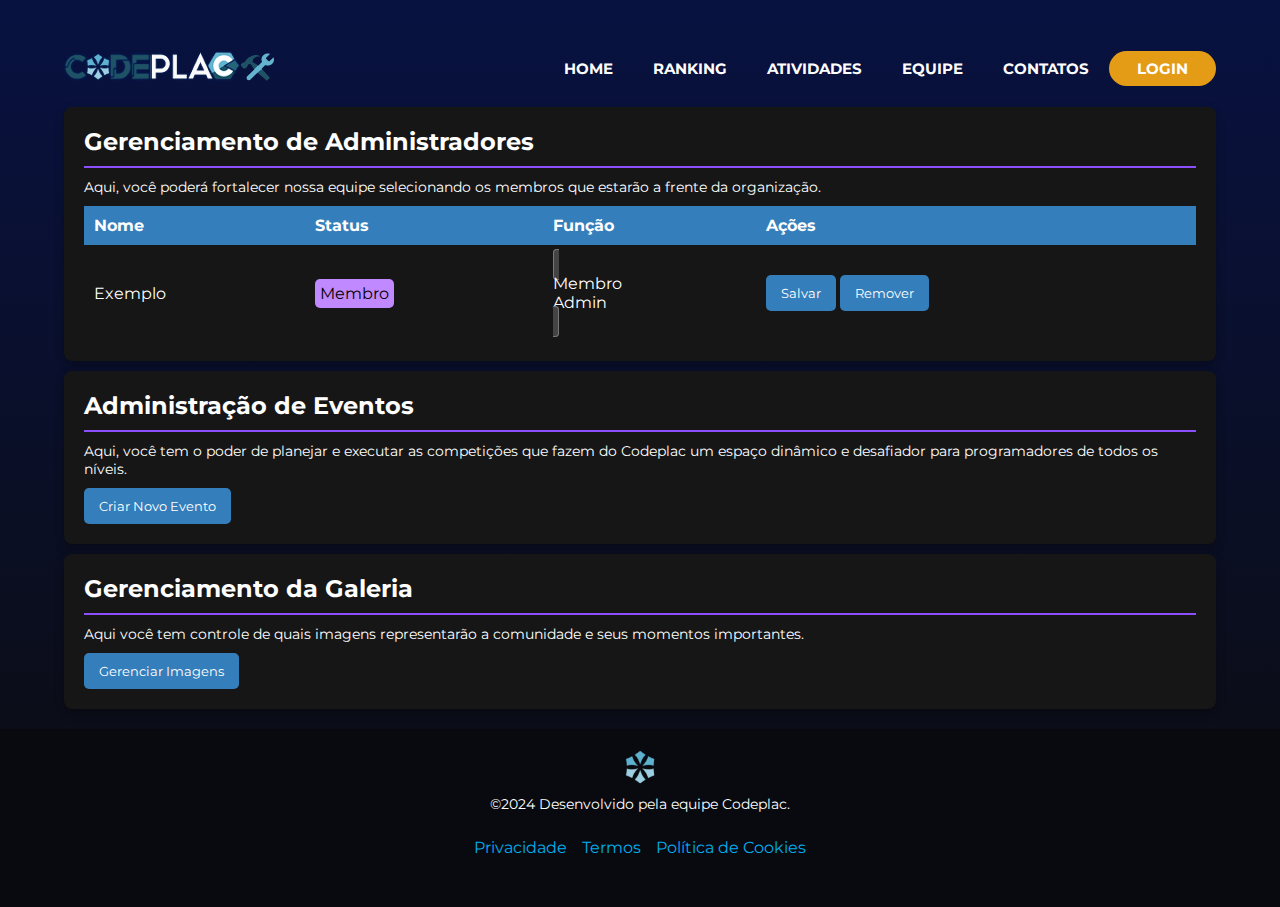
<file: frontendatualizado/adm.html>
<!doctype html>
<html lang="pt-br">
	<head>
		<meta charset="UTF-8" />
		<meta name="viewport" content="width=device-width, initial-scale=1.0" />
		<link
			href="https://fonts.googleapis.com/css2?family=Montserrat:ital,wght@0,100..900;1,100..900&display=swap"
			rel="stylesheet"
		/>
		<link
			rel="stylesheet"
			href="https://cdnjs.cloudflare.com/ajax/libs/font-awesome/4.7.0/css/font-awesome.css"
		/>
		<link rel="stylesheet" href="css/style.css" />
		<link rel="stylesheet" href="css/adm.css" />
		<link
			rel="icon"
			type="image/png"
			sizes="16x16"
			href="/favicons/favicon-16x16.png"
		/>
		<meta name="msapplication-TileColor" content="#ffffff" />
		<meta name="theme-color" content="#ffffff" />
	</head>
	<body>
		<!-- Header -->
		<header style="background-image: url(&quot;img/&quot;)">
			<div class="container">
				<nav>
					<a href="https://www.codeplac.com.br/index">
						<img src="img/logoparaadministracaosite.png" alt="Logo" />
					</a>
					<ul class="ul">
						<li class="dropdown">
							<a href="https://www.codeplac.com.br" class="dropdown">Home</a>
							<ul class="dropdown-menu">
								<li><a href="https://www.codeplac.com.br/sobre">Sobre</a></li>
							</ul>
						</li>
						<li><a href="https://www.codeplac.com.br/media">Ranking</a></li>
						<li class="dropdown">
							<a href="" class="dropdown">Atividades</a>
							<ul class="dropdown-menu">
								<li>
									<a href="https://www.codeplac.com.br/eventos">Eventos</a>
								</li>
								<li>
									<a href="https://www.codeplac.com.br/historico">Histórico</a>
								</li>
								<li>
									<a href="https://www.codeplac.com.br/galeria">Galeria</a>
								</li>
							</ul>
						</li>
						<li><a href="https://www.codeplac.com.br/equipe">Equipe</a></li>
						<li><a href="https://www.codeplac.com.br/contatos">Contatos</a></li>
						<li class="btndestaque hidden">
							<a href="https://www.codeplac.com.br/login">Login</a>
						</li>
						<li class="usuario-icon hidden" id="userIcon">
							<a href="https://www.codeplac.com.br/usuario"
								><i class="ri-user-line"></i
							></a>
						</li>
					</ul>
					<div class="menu-icon" onclick="openMenu()">
						<i class="fa fa-bars"></i>
					</div>
					<div class="close-icon" onclick="closeMenu()">
						<i class="fa fa-times-circle" aria-hidden="true"></i>
					</div>
				</nav>
			</div>
		</header>

		<div class="container">
			<!-- Gerenciamento de Administradores -->
			<section id="admin-management" class="admin-section">
				<h2>Gerenciamento de Administradores</h2>
				<p>
					Aqui, você poderá fortalecer nossa equipe selecionando os membros que
					estarão a frente da organização.
				</p>

				<div class="user-management">
					<table class="members-table">
						<thead>
							<tr>
								<th>Nome</th>
								<th>Status</th>
								<th>Função</th>
								<th>Ações</th>
							</tr>
						</thead>
						<tbody>
							<tr>
								<td>Exemplo</td>
								<td><span class="status member">Membro</span></td>
								<td>
									<selected class="role-select" onchange="updateStatus(this)">
										<option value="Member" selected>Membro</option>
										<option value="Admin">Admin</option>
									</selected>
								</td>
								<td>
									<button class="config-btn" onclick="saveUser(this)">
										Salvar
									</button>
									<button class="remove-btn" onclick="removeUser(this)">
										Remover
									</button>
								</td>
							</tr>
							<!-- Outros membros -->
						</tbody>
					</table>
				</div>
			</section>

			<!-- Administração de Eventos -->
			<section id="event-management" class="admin-section">
				<h2>Administração de Eventos</h2>
				<p>
					Aqui, você tem o poder de planejar e executar as competições que fazem
					do Codeplac um espaço dinâmico e desafiador para programadores de
					todos os níveis.
				</p>
				<button class="event-btn" onclick="showEventForm()">
					Criar Novo Evento
				</button>
				<div id="event-form" style="display: none">
					<textarea id="event-title" placeholder="título do evento"></textarea>
					<input type="date" id="event-date" placeholder="Data do Evento" />
					<textarea
						id="event-description"
						placeholder="Descrição do Evento"
					></textarea>
					<textarea id="event-local" placeholder="Local do Evento"></textarea>
					<div class="event-form-group">
						<h3>Tipo do evento</h3>
						<div class="event-form-radio">
							<input type="radio" name="event-type" id="competicao" />
							<label for="competicao">Competição</label>
						</div>
						<div class="event-form-radio">
							<input type="radio" name="event-type" id="palestra" />
							<label for="palestra">Palestra</label>
						</div>
					</div>
					<div class="event-form-group">
						<h3>Período do evento</h3>
						<div class="event-form-radio">
							<input type="radio" name="event-period" id="matutino" />
							<label for="matutino">Matutino</label>
						</div>
						<div class="event-form-radio">
							<input type="radio" name="event-period" id="noturno" />
							<label for="noturno">Noturno</label>
						</div>
					</div>
					<button onclick="createNewEvent()">Adicionar Evento</button>
				</div>
				<div id="event-list">
					<!-- Lista de Eventos será adicionada aqui -->
				</div>
			</section>

			<!-- Galeria de Imagens -->
			<section id="gallery-management" class="admin-section">
				<h2>Gerenciamento da Galeria</h2>
				<p>
					Aqui você tem controle de quais imagens representarão a comunidade e
					seus momentos importantes.
				</p>
				<button class="gallery-btn" onclick="manageImages()">
					Gerenciar Imagens
				</button>
				<div class="gallery-container"></div>
			</section>
		</div>

		<!-- Footer -->
		<footer>
			<div class="footer-content">
				<img
					src="img/uniceplacsimboloAzul.png"
					alt="simbolo"
					class="footer-logo"
				/>
				<p>&copy;2024 Desenvolvido pela equipe Codeplac.</p>
				<ul class="footer-links">
					<li>
						<a href="https://www.codeplac.com.br/privacidade">Privacidade</a>
					</li>
					<li><a href="https://www.codeplac.com.br/termos">Termos</a></li>
					<li>
						<a href="https://www.codeplac.com.br/politicadecookies"
							>Política de Cookies</a
						>
					</li>
				</ul>
				<div class="social-icons"></div>
			</div>
		</footer>

		<script src="js/script.js"></script>
		<script src="js/adm.js"></script>
	</body>
</html>
</file>
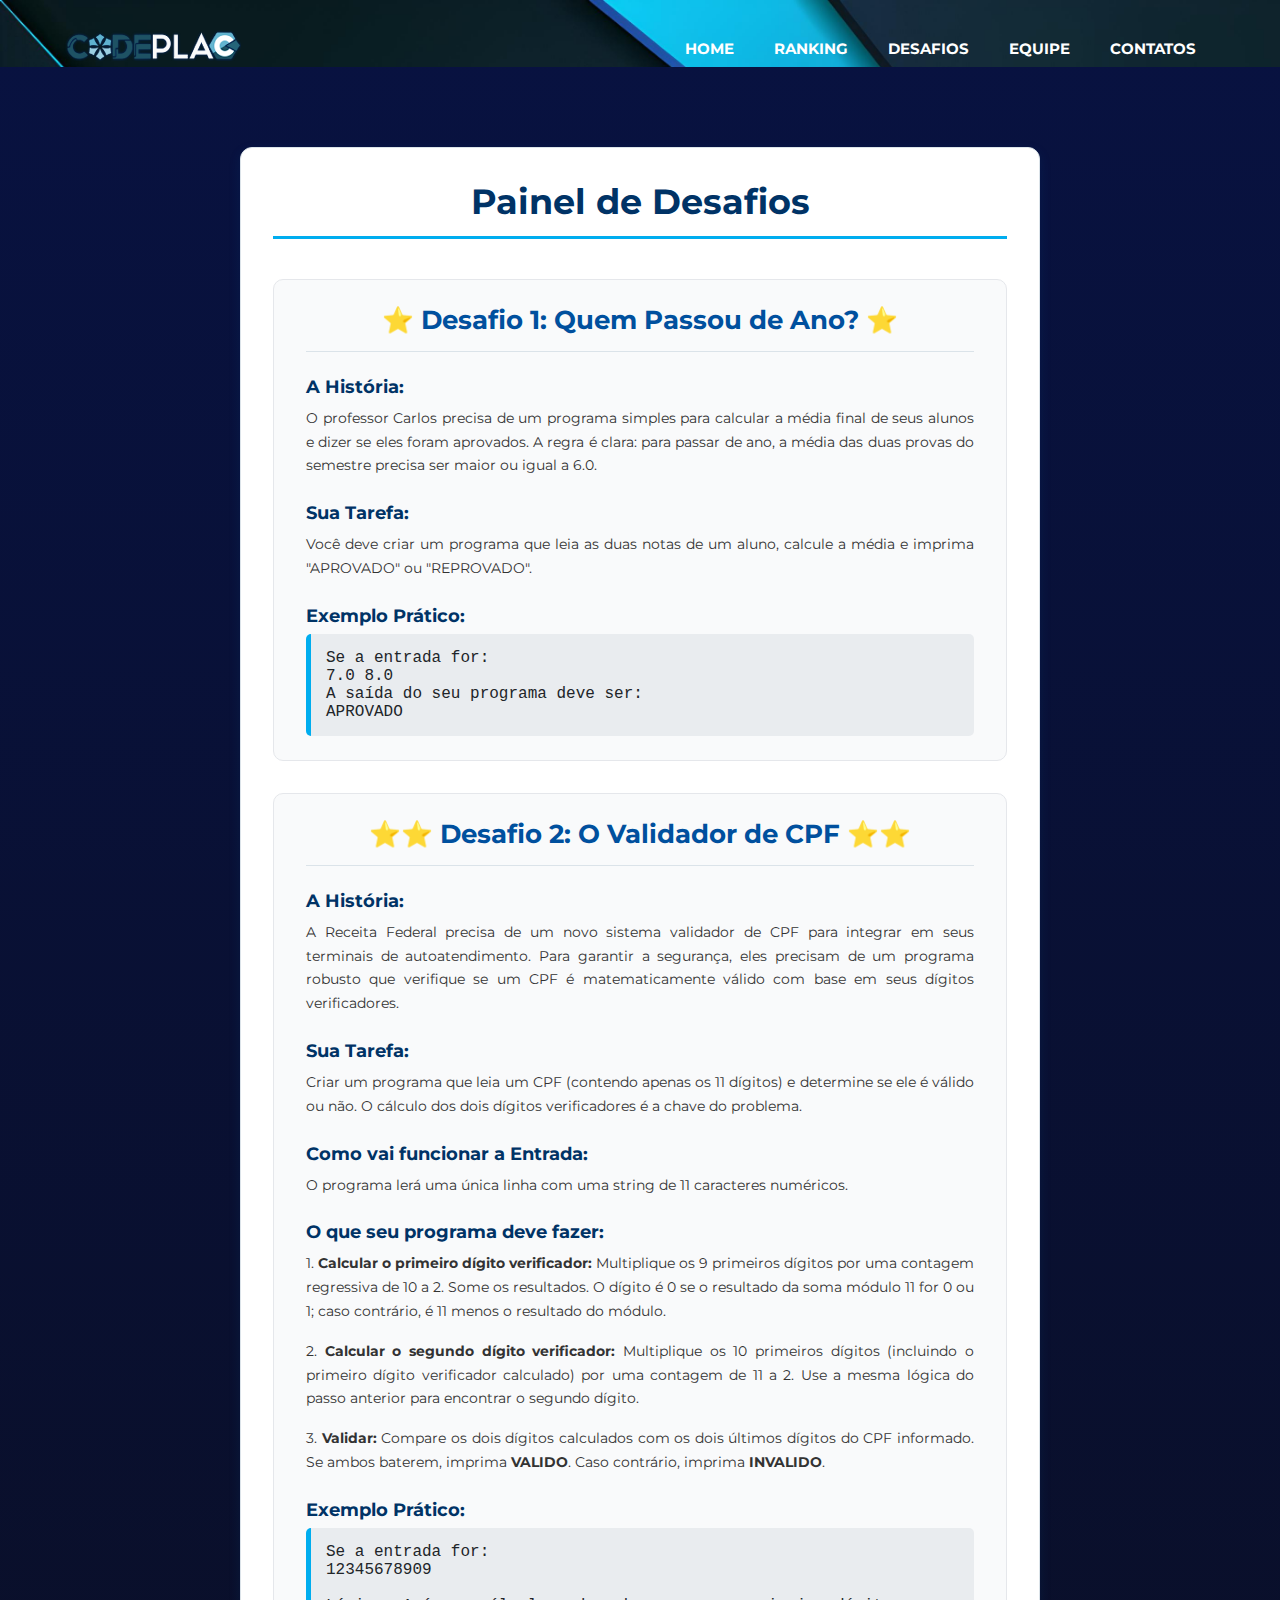
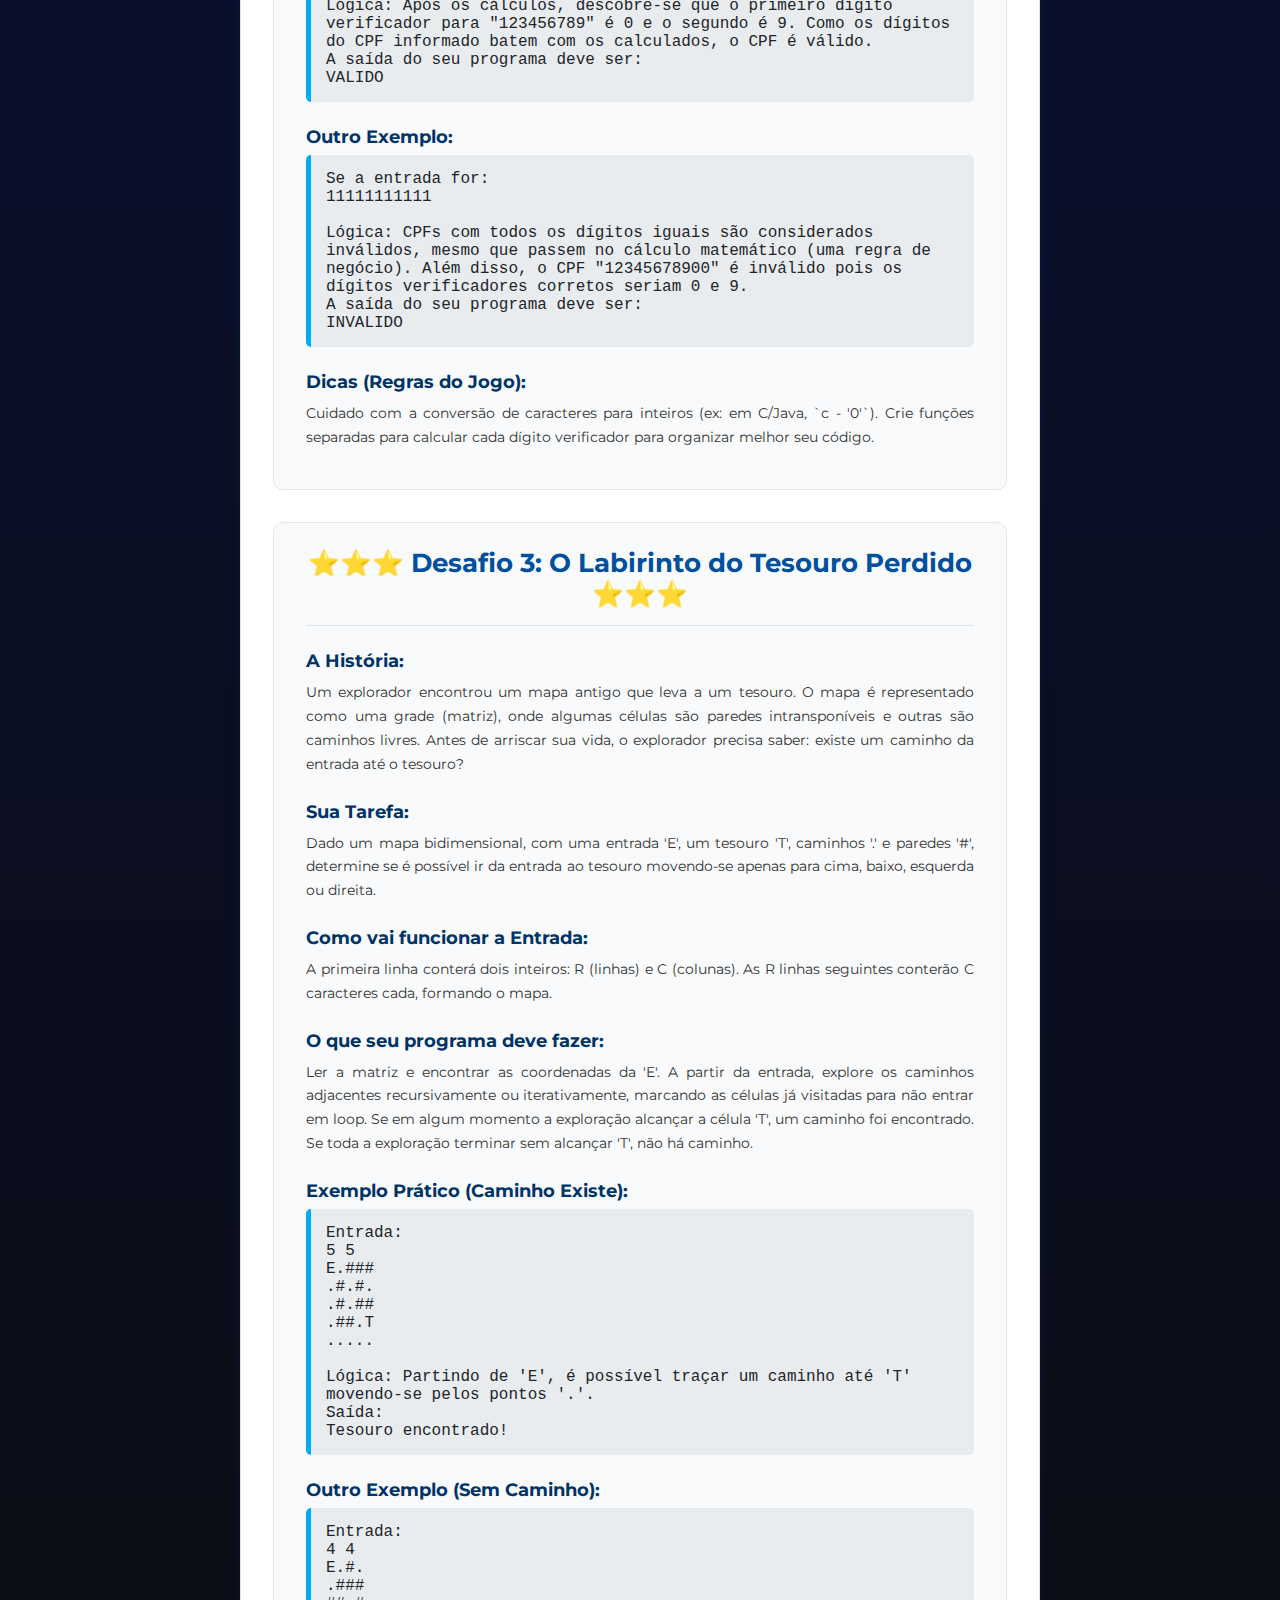
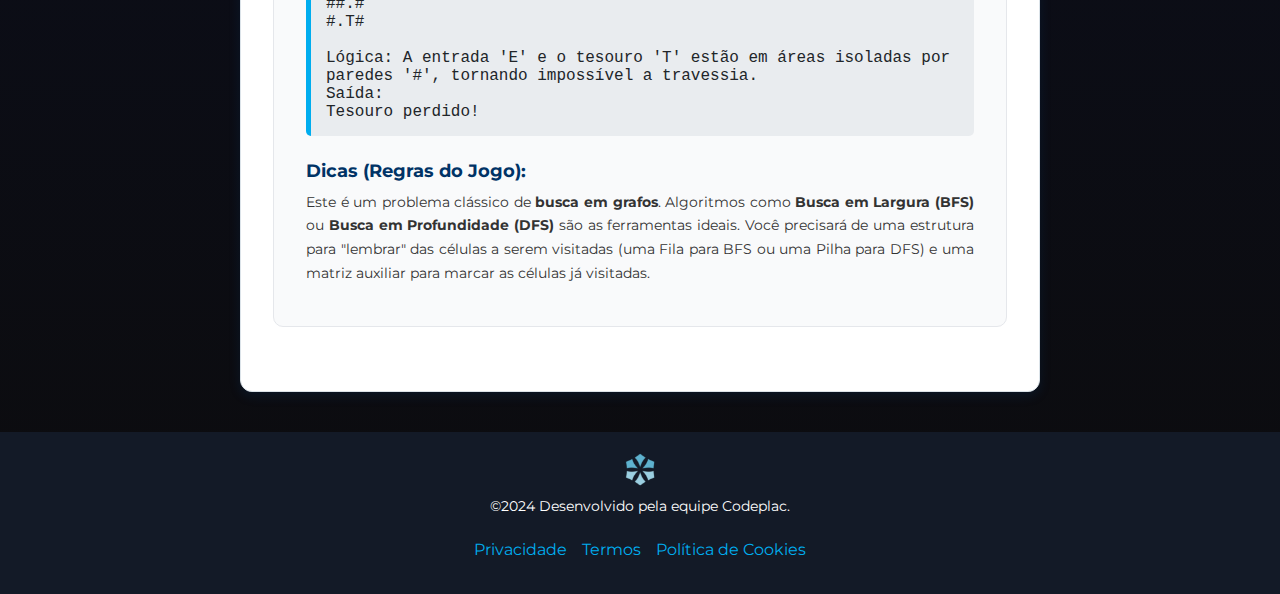
<file: frontendatualizado/desafios.html>
<!DOCTYPE html>
<html lang="pt-br">
<head>
    <meta charset="UTF-8">
    <meta name="viewport" content="width=device-width, initial-scale=1.0">
    <meta name="description" content="Lista de desafios de programação do CodeplaC para estudantes de TI.">
    <meta name="keywords" content="CodeplaC, desafios de programação, programação em C, Java, Uniceplac, lógica de programação">
    <meta name="author" content="Equipe CodeplaC">
    
    <link href="https://fonts.googleapis.com/css2?family=Montserrat:ital,wght@0,100..900;1,100..900&display=swap" rel="stylesheet">
    
    <link rel="stylesheet" href="css/style.css">
    <link rel="stylesheet" href="css/desafios.css">
    <title>Lista de Desafios - CodeplaC</title>
</head>
<body>

    <header style="background-image: url('img/basedefundositeindex.jpg');">
        <div class="container">
            <nav>
                <a href="index.html">
                    <img src="img/logoprincipalparaosite.png" alt="Logo">
                </a>
                <ul class="ul">
                    <li><a href="index.html">Home</a></li>
                    <li><a href="#">Ranking</a></li>
                    <li><a href="lista-desafios.html">Desafios</a></li>
                    <li><a href="#">Equipe</a></li>
                    <li><a href="#">Contatos</a></li>
                </ul>
            </nav>
        </div>
    </header>

    <main class="container">
        <h2>Painel de Desafios</h2>

        <div class="challenge-box">
            <h3>⭐ Desafio 1: Quem Passou de Ano? ⭐</h3>
            
            <h4>A História:</h4>
            <p>O professor Carlos precisa de um programa simples para calcular a média final de seus alunos e dizer se eles foram aprovados. A regra é clara: para passar de ano, a média das duas provas do semestre precisa ser maior ou igual a 6.0.</p>
            
            <h4>Sua Tarefa:</h4>
            <p>Você deve criar um programa que leia as duas notas de um aluno, calcule a média e imprima "APROVADO" ou "REPROVADO".</p>
            
            <h4>Exemplo Prático:</h4>
            <pre><code>Se a entrada for:
7.0 8.0
A saída do seu programa deve ser:
APROVADO</code></pre>
        </div>

        <div class="challenge-box">
            <h3>⭐⭐ Desafio 2: O Validador de CPF ⭐⭐</h3>
            
            <h4>A História:</h4>
            <p>A Receita Federal precisa de um novo sistema validador de CPF para integrar em seus terminais de autoatendimento. Para garantir a segurança, eles precisam de um programa robusto que verifique se um CPF é matematicamente válido com base em seus dígitos verificadores.</p>
            
            <h4>Sua Tarefa:</h4>
            <p>Criar um programa que leia um CPF (contendo apenas os 11 dígitos) e determine se ele é válido ou não. O cálculo dos dois dígitos verificadores é a chave do problema.</p>

            <h4>Como vai funcionar a Entrada:</h4>
            <p>O programa lerá uma única linha com uma string de 11 caracteres numéricos.</p>
            
            <h4>O que seu programa deve fazer:</h4>
            <p>1. <strong>Calcular o primeiro dígito verificador:</strong> Multiplique os 9 primeiros dígitos por uma contagem regressiva de 10 a 2. Some os resultados. O dígito é 0 se o resultado da soma módulo 11 for 0 ou 1; caso contrário, é 11 menos o resultado do módulo.</p>
            <p>2. <strong>Calcular o segundo dígito verificador:</strong> Multiplique os 10 primeiros dígitos (incluindo o primeiro dígito verificador calculado) por uma contagem de 11 a 2. Use a mesma lógica do passo anterior para encontrar o segundo dígito.</p>
            <p>3. <strong>Validar:</strong> Compare os dois dígitos calculados com os dois últimos dígitos do CPF informado. Se ambos baterem, imprima <strong>VALIDO</strong>. Caso contrário, imprima <strong>INVALIDO</strong>.</p>
            
            <h4>Exemplo Prático:</h4>
            <pre><code>Se a entrada for:
12345678909

Lógica: Após os cálculos, descobre-se que o primeiro dígito verificador para "123456789" é 0 e o segundo é 9. Como os dígitos do CPF informado batem com os calculados, o CPF é válido.
A saída do seu programa deve ser:
VALIDO</code></pre>

            <h4>Outro Exemplo:</h4>
            <pre><code>Se a entrada for:
11111111111

Lógica: CPFs com todos os dígitos iguais são considerados inválidos, mesmo que passem no cálculo matemático (uma regra de negócio). Além disso, o CPF "12345678900" é inválido pois os dígitos verificadores corretos seriam 0 e 9.
A saída do seu programa deve ser:
INVALIDO</code></pre>
            
            <h4>Dicas (Regras do Jogo):</h4>
            <p>Cuidado com a conversão de caracteres para inteiros (ex: em C/Java, `c - '0'`). Crie funções separadas para calcular cada dígito verificador para organizar melhor seu código.</p>
        </div>

        <div class="challenge-box">
            <h3>⭐⭐⭐ Desafio 3: O Labirinto do Tesouro Perdido ⭐⭐⭐</h3>
            
            <h4>A História:</h4>
            <p>Um explorador encontrou um mapa antigo que leva a um tesouro. O mapa é representado como uma grade (matriz), onde algumas células são paredes intransponíveis e outras são caminhos livres. Antes de arriscar sua vida, o explorador precisa saber: existe um caminho da entrada até o tesouro?</p>
            
            <h4>Sua Tarefa:</h4>
            <p>Dado um mapa bidimensional, com uma entrada 'E', um tesouro 'T', caminhos '.' e paredes '#', determine se é possível ir da entrada ao tesouro movendo-se apenas para cima, baixo, esquerda ou direita.</p>
            
            <h4>Como vai funcionar a Entrada:</h4>
            <p>A primeira linha conterá dois inteiros: R (linhas) e C (colunas). As R linhas seguintes conterão C caracteres cada, formando o mapa.</p>
            
            <h4>O que seu programa deve fazer:</h4>
            <p>Ler a matriz e encontrar as coordenadas da 'E'. A partir da entrada, explore os caminhos adjacentes recursivamente ou iterativamente, marcando as células já visitadas para não entrar em loop. Se em algum momento a exploração alcançar a célula 'T', um caminho foi encontrado. Se toda a exploração terminar sem alcançar 'T', não há caminho.</p>
            
            <h4>Exemplo Prático (Caminho Existe):</h4>
            <pre><code>Entrada:
5 5
E.###
.#.#.
.#.##
.##.T
.....

Lógica: Partindo de 'E', é possível traçar um caminho até 'T' movendo-se pelos pontos '.'.
Saída:
Tesouro encontrado!</code></pre>
            
            <h4>Outro Exemplo (Sem Caminho):</h4>
            <pre><code>Entrada:
4 4
E.#.
.###
##.#
#.T#

Lógica: A entrada 'E' e o tesouro 'T' estão em áreas isoladas por paredes '#', tornando impossível a travessia.
Saída:
Tesouro perdido!</code></pre>
            
            <h4>Dicas (Regras do Jogo):</h4>
            <p>Este é um problema clássico de <strong>busca em grafos</strong>. Algoritmos como <strong>Busca em Largura (BFS)</strong> ou <strong>Busca em Profundidade (DFS)</strong> são as ferramentas ideais. Você precisará de uma estrutura para "lembrar" das células a serem visitadas (uma Fila para BFS ou uma Pilha para DFS) e uma matriz auxiliar para marcar as células já visitadas.</p>
        </div>

    </main>

    <footer>
        <div class="footer-content">
            <img src="img/uniceplacsimboloAzul.png" alt="simbolo" class="footer-logo">
            <p>©2024 Desenvolvido pela equipe Codeplac.<br></p>
            <ul class="footer-links">
                <li><a href="#">Privacidade</a></li>
                <li><a href="#">Termos</a></li>
                <li><a href="#">Política de Cookies</a></li>
            </ul>
        </div>
    </footer>

</body>
</html>
</file>
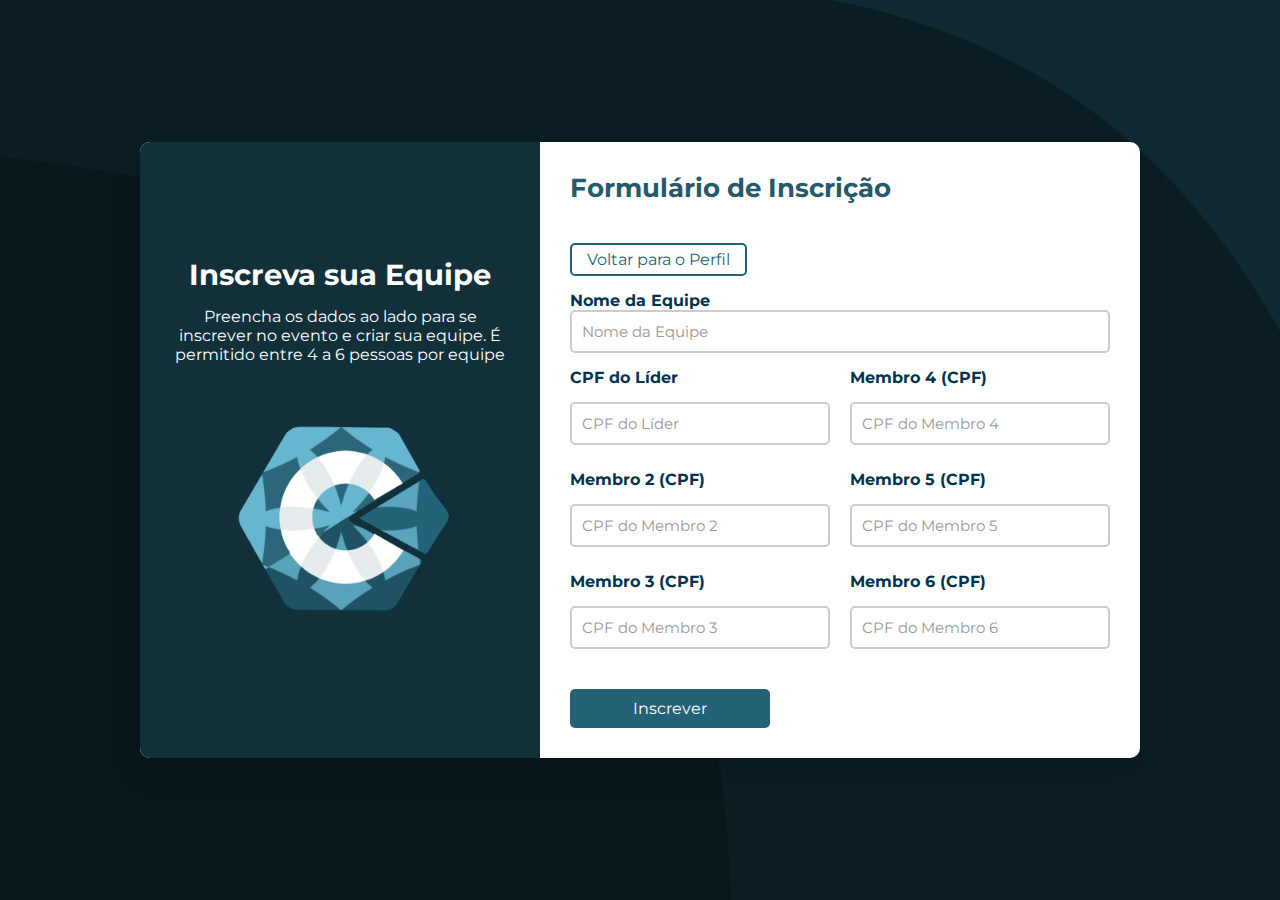
<file: frontendatualizado/inscricao.html>
<!DOCTYPE html>
<html lang="pt-br">
<head>
    <meta charset="UTF-8">
    <meta name="viewport" content="width=device-width, initial-scale=1.0">
    <title>Cadastro de Equipe</title>
        <link rel="icon" type="image/png" sizes="16x16"  href="/favicons/favicon-16x16.png">
<meta name="msapplication-TileColor" content="#ffffff">
<meta name="theme-color" content="#ffffff">
    <link href="https://fonts.googleapis.com/css2?family=Montserrat:ital,wght@0,600;1,600&display=swap" rel="stylesheet">
    <link rel="stylesheet" href="css/inscricao.css">
</head>
<body>

    <div class="container">
        <div class="left-panel">
            <h1>Inscreva sua Equipe</h1>
            <p>Preencha os dados ao lado para se inscrever no evento e criar sua equipe. É permitido entre 4 a 6 pessoas por equipe</p>
            <img src="img/logo_icone.png" alt="Logo da Equipe">
        </div>

        <div class="right-panel">
            <div class="header">
                <h2>Formulário de Inscrição</h2>
                <p id="counterInfo"></p> <!-- Contador de inscrições retirado devido a limite -->
            </div>

            <a href="https://www.codeplac.com.br/usuario" class="back-button">Voltar para o Perfil</a>

            <form id="registrationForm">
                <div class="team-info">
                    <label for="teamName">Nome da Equipe</label>
                    <input type="text" id="teamName" name="teamName" placeholder="Nome da Equipe" required>

                    <div class="members">
                        <div class="members-group">
                            <label for="leaderMatricula">CPF do Líder</label>
                            <input type="text" id="leaderMatricula" name="leaderMatricula" placeholder="CPF do Líder" required>

                            <label for="member2">Membro 2 (CPF)</label>
                            <input type="text" id="member2" name="member2" placeholder="CPF do Membro 2" required>

                            <label for="member3">Membro 3 (CPF)</label>
                            <input type="text" id="member3" name="member3" placeholder="CPF do Membro 3" required>
                        </div>

                        <div class="members-group">
                            <label for="member4">Membro 4 (CPF)</label>
                            <input type="text" id="member4" name="member4" placeholder="CPF do Membro 4" required>

                            <label for="member5">Membro 5 (CPF)</label>
                            <input type="text" id="member5" name="member5" placeholder="CPF do Membro 5">

                            <label for="member6">Membro 6 (CPF)</label>
                            <input type="text" id="member6" name="member6" placeholder="CPF do Membro 6">
                        </div>
                    </div>
                </div>

                <button type="submit" id="submitButton">Inscrever</button>
            </form>
        </div>
    </div>

    <script src="js/inscricao.js"></script>
</body>
</html>
</file>
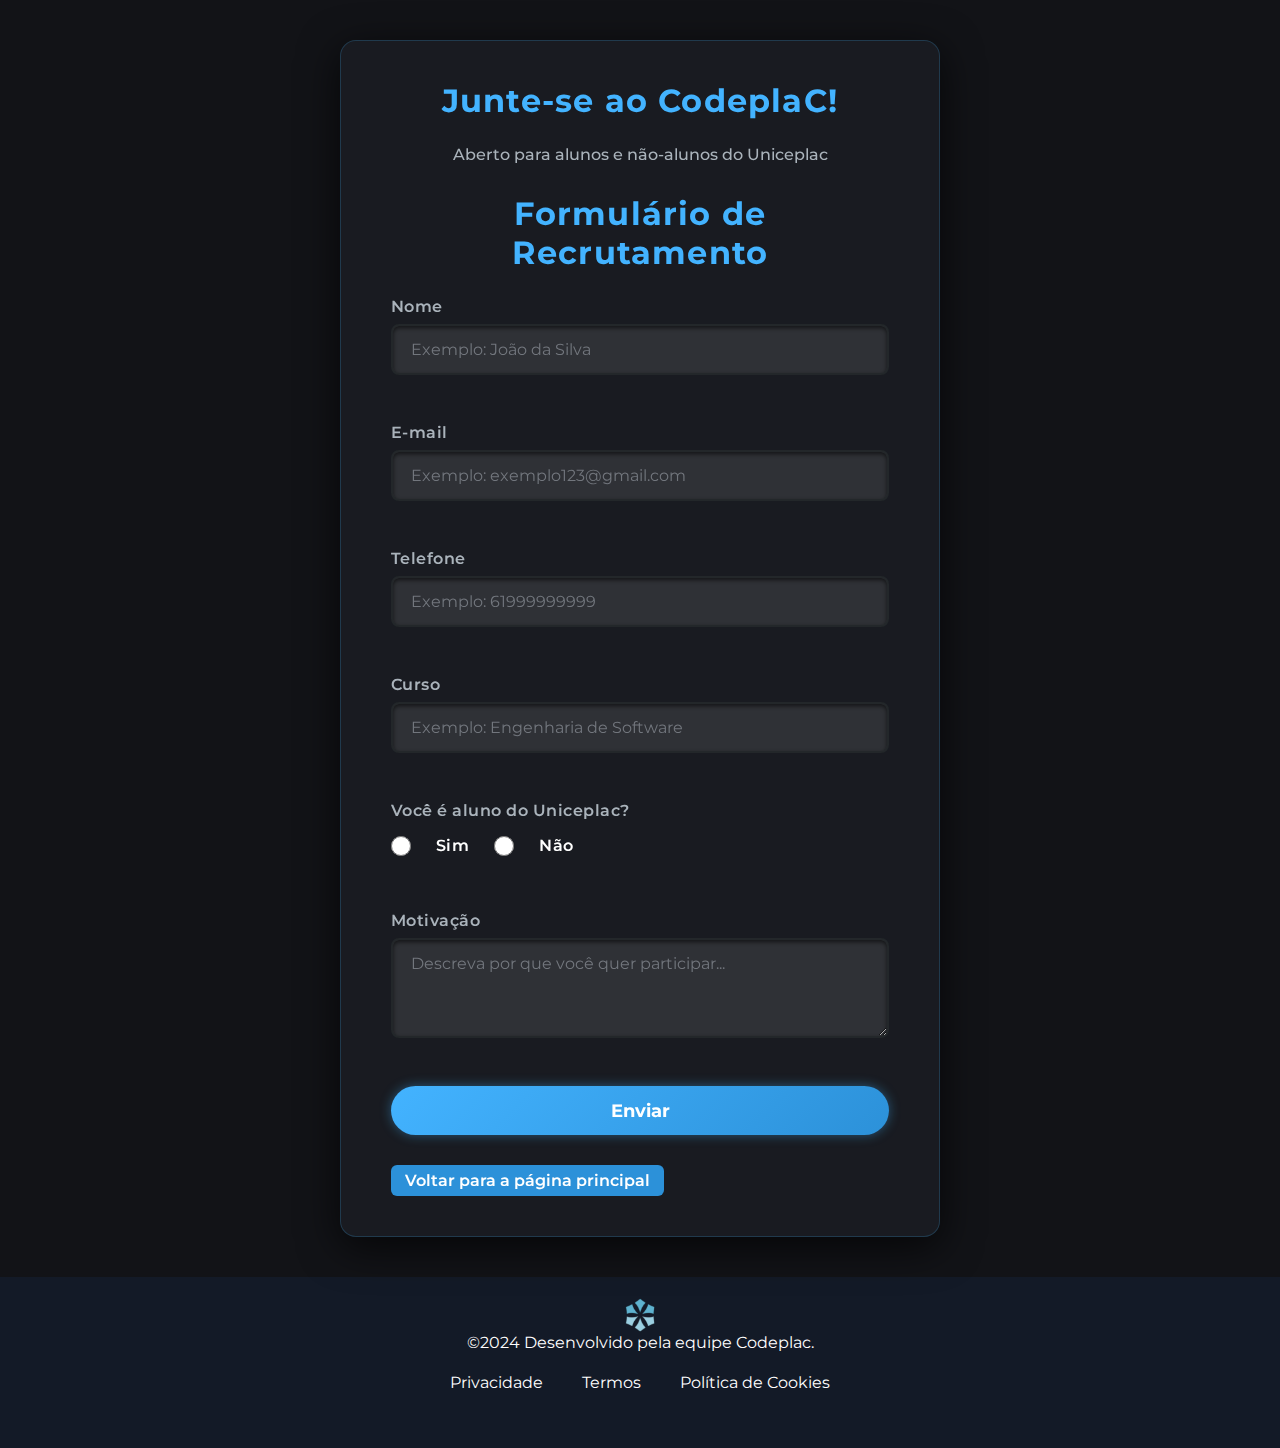
<file: frontendatualizado/juntese.html>
<!DOCTYPE html>
<html lang="pt-BR">
<head>
    <meta charset="UTF-8" />
    <meta http-equiv="X-UA-Compatible" content="IE=edge" />
    <meta name="viewport" content="width=device-width, initial-scale=1.0" />
    <meta name="description" content="Participe do CodeplaC, uma competição universitária de programação em C, com desafios emocionantes para estudantes de TI. Desenvolva suas habilidades enquanto se diverte!" />
    <meta name="keywords" content="CodeplaC, competição de programação, programação em C, eventos de programação, estudantes de TI, desafios de programação, Uniceplac" />
    <meta name="author" content="Equipe CodeplaC" />
    <meta name="robots" content="index, follow" />
    <link rel="canonical" href="https://www.codeplac.com.br/" />
    <link rel="icon" type="image/png" sizes="16x16" href="/favicons/favicon-16x16.png" />
    <meta name="msapplication-TileColor" content="#ffffff" />
    <meta name="theme-color" content="#ffffff" />
    <link href="https://fonts.googleapis.com/css2?family=Montserrat:ital,wght@0,100..900;1,100..900&display=swap" rel="stylesheet" />
    <link rel="stylesheet" href="./css/juntese.css" />
    <title>Junte-se</title>
</head>
<body>
    <main class="container">
        <div id="container">
            <div class="banner">
                <h1>Junte-se ao CodeplaC!</h1>
                <p>Aberto para alunos e não-alunos do Uniceplac</p>
            </div>

            <h1>Formulário de Recrutamento</h1>

            <form id="recrutamentoForm" onsubmit="submitForm(event)">
                <div>
                    <label for="nome">Nome</label>
                    <input type="text" id="nome" name="nome" required placeholder="Exemplo: João da Silva" />
                    <span class="error" id="nomeError"></span>
                </div>

                <div>
                    <label for="email">E-mail</label>
                    <input type="email" id="email" name="email" required placeholder="Exemplo: exemplo123@gmail.com" />
                    <span class="error" id="emailError"></span>
                </div>

                <div>
                    <label for="telefone">Telefone</label>
                    <input type="text" id="telefone" name="telefone" required placeholder="Exemplo: 61999999999" />
                    <span class="error" id="telefoneError"></span>
                </div>

                <div>
                    <label for="curso">Curso</label>
                    <input type="text" id="curso" name="curso" required placeholder="Exemplo: Engenharia de Software" />
                    <span class="error" id="cursoError"></span>
                </div>

                <div>
                    <label>Você é aluno do Uniceplac?</label>
                    <div>
                        <input type="radio" id="vinculoSim" name="vinculo" value="Sim" required />
                        <label for="vinculoSim">Sim</label>
                        <input type="radio" id="vinculoNao" name="vinculo" value="Não" />
                        <label for="vinculoNao">Não</label>
                    </div>
                    <span class="error" id="vinculoError"></span>
                </div>

                <div>
                    <label for="motivacao">Motivação</label>
                    <textarea id="motivacao" name="motivacao" required placeholder="Descreva por que você quer participar..."></textarea>
                    <span class="error" id="motivacaoError"></span>
                </div>

                <button type="submit">Enviar</button>
            </form>

            <div>
                <a href="https://www.codeplac.com.br">Voltar para a página principal</a>
            </div>
        </div>
    </main>

    <footer>
        <div class="footer-content">
            <img src="img/uniceplacsimboloAzul.png" alt="simbolo" class="footer-logo">
            <p>©2024 Desenvolvido pela equipe Codeplac.<br>
                <ul class="footer-links">
                    <li><a href="https://www.codeplac.com.br/privacidade">Privacidade</a></li>
                    <li><a href="https://www.codeplac.com.br/termos">Termos</a></li>
                    <li><a href="https://www.codeplac.com.br/politicadecookies">Política de Cookies</a></li>
                </ul>
            </p>
            <div class="social-icons">
                <!-- Adicionar ícones sociais aqui -->
            </div>
        </div>
    </footer>

    <script>
        async function submitForm(event) {
            event.preventDefault();


            document.querySelectorAll('.error').forEach(span => span.textContent = '');


            const vinculoValue = document.querySelector('input[name="vinculo"]:checked')?.value;
            const vinculo = vinculoValue === 'Sim' ? true : false;

            const formData = {
                nome: document.getElementById('nome').value,
                email: document.getElementById('email').value,
                telefone: document.getElementById('telefone').value,
                curso: document.getElementById('curso').value,
                vinculo: vinculo,
                motivacao: document.getElementById('motivacao').value
            };

            try {
                const response = await fetch('http://localhost:8080/juntese', {
                    method: 'POST',
                    headers: {
                        'Content-Type': 'application/json'
                    },
                    body: JSON.stringify(formData)
                });

                if (!response.ok) {
                    const errorData = await response.json();
                    throw new Error(errorData.message || 'Erro ao enviar o formulário');
                }

                alert('Formulário enviado com sucesso!');
                window.location.href = 'https://www.codeplac.com.br';
            } catch (error) {
                // Handle validation errors or other issues
                if (error.message.includes('Nome é obrigatório')) {
                    document.getElementById('nomeError').textContent = 'Nome é obrigatório';
                }
                if (error.message.includes('E-mail é obrigatório')) {
                    document.getElementById('emailError').textContent = 'E-mail é obrigatório';
                }
                if (error.message.includes('Telefone é obrigatório')) {
                    document.getElementById('telefoneError').textContent = 'Telefone é obrigatório';
                }
                if (error.message.includes('Curso é obrigatório')) {
                    document.getElementById('cursoError').textContent = 'Curso é obrigatório';
                }
                if (error.message.includes('Vínculo é obrigatório')) {
                    document.getElementById('vinculoError').textContent = 'Vínculo é obrigatório';
                }
                if (error.message.includes('Motivação é obrigatória')) {
                    document.getElementById('motivacaoError').textContent = 'Motivação é obrigatória';
                }
                console.error('Erro:', error.message);
            }
        }
    </script>

    <script src="js/script.js"></script>
    <script src="js/responsivocel.js"></script>
    <script src="js/popup.js"></script>
    <script src="js/juntese.js"></script>
    <script src="https://cdnjs.cloudflare.com/ajax/libs/bootstrap/5.3.0/js/bootstrap.bundle.min.js"></script>
</body>
</html>
</file>
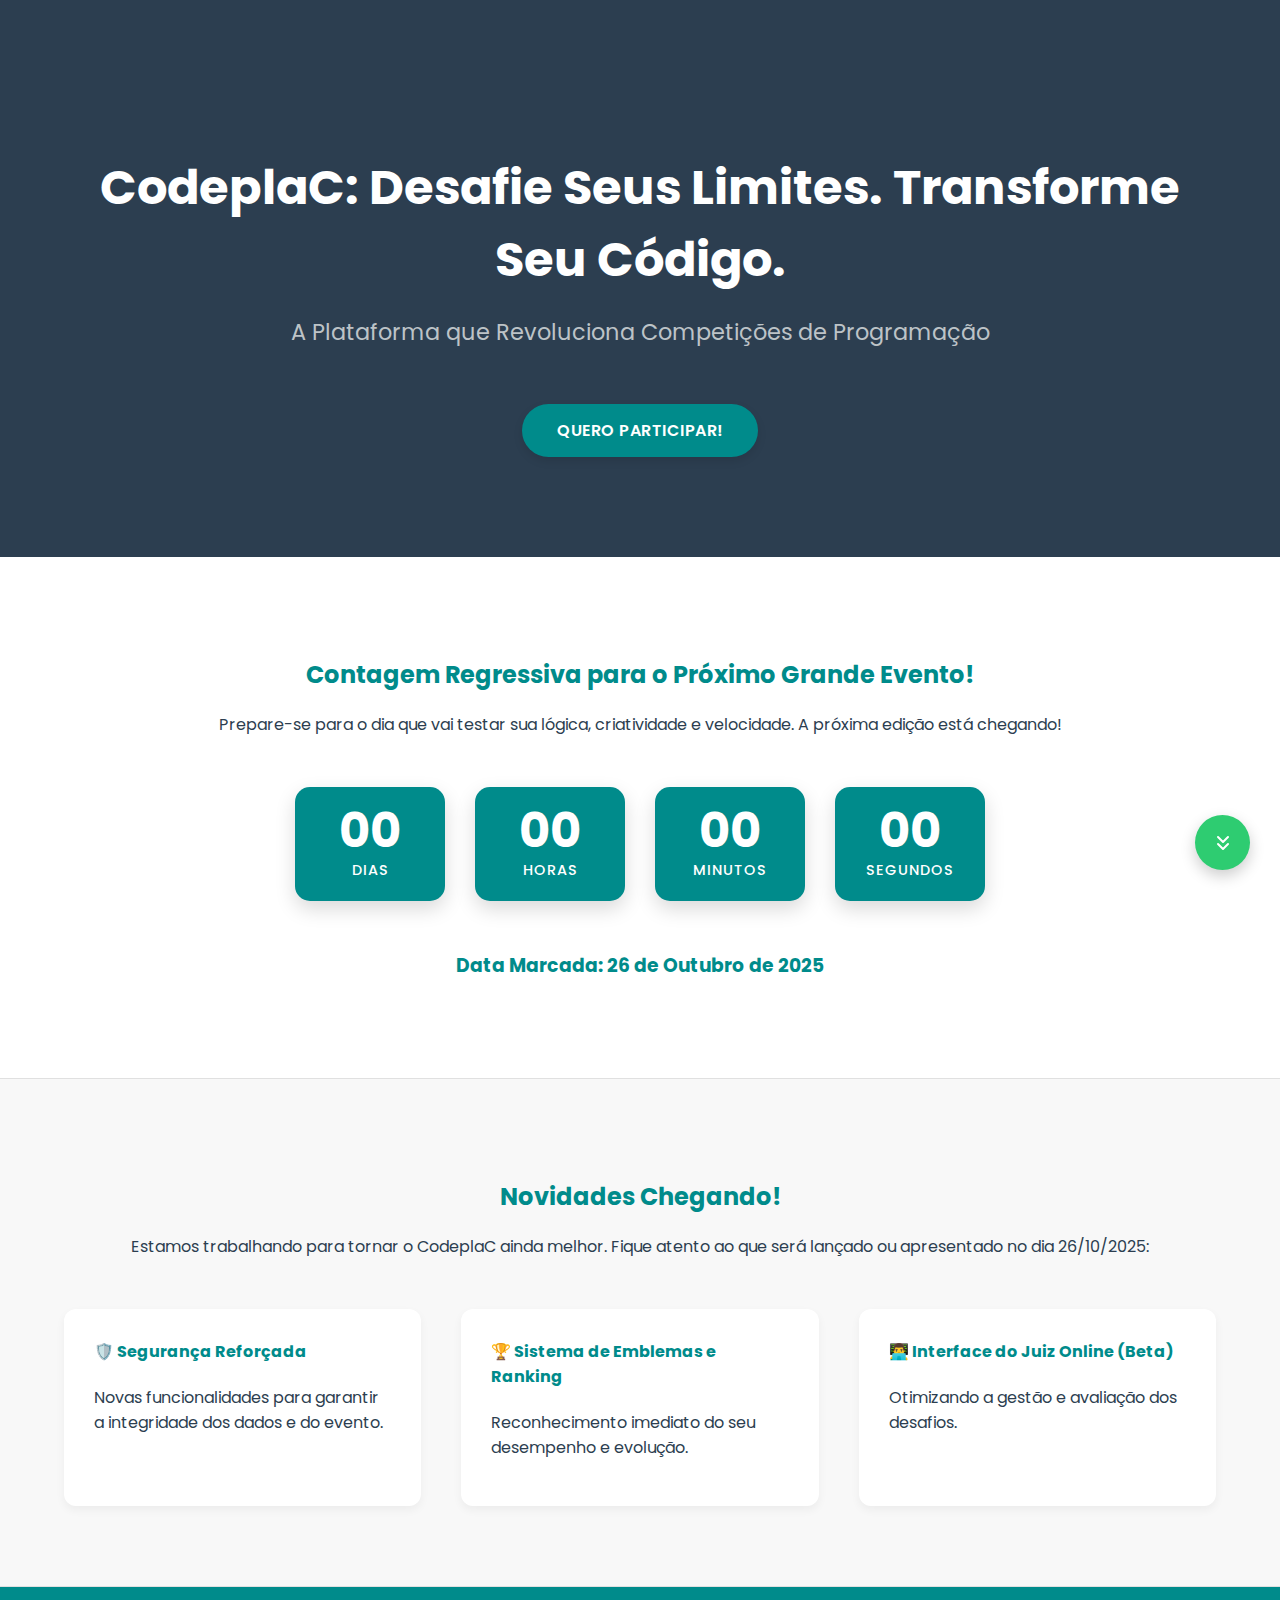
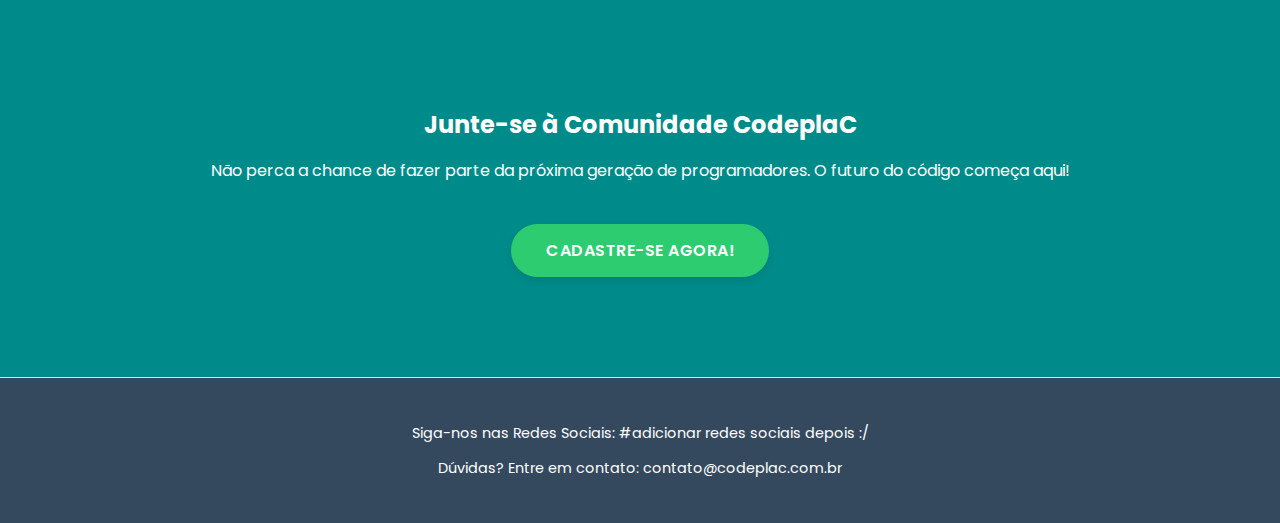
<file: frontendatualizado/landingpage.html>
<!DOCTYPE html>
<html lang="pt-BR">
<head>
    <meta charset="UTF-8">
    <meta name="viewport" content="width=device-width, initial-scale=1.0">
    <title>CodeplaC: Desafie Seus Limites!</title>
    <link rel="stylesheet" href="../frontendatualizado/css/landingpage.css">
    <link href="https://fonts.googleapis.com/css2?family=Poppins:wght@400;600;700&display=swap" rel="stylesheet">
</head>
<body>

    <header class="hero">
        <h1>CodeplaC: Desafie Seus Limites. Transforme Seu Código.</h1>
        <h2>A Plataforma que Revoluciona Competições de Programação</h2>
        <a href="https://www.codeplac.com.br/cadastro" class="btn-primary">QUERO PARTICIPAR!</a>
    </header>

    <main>
        <section class="countdown-section">
            <h2>Contagem Regressiva para o Próximo Grande Evento!</h2>
            <p>Prepare-se para o dia que vai testar sua lógica, criatividade e velocidade. A próxima edição está chegando!</p>

            <div class="countdown-timer" id="countdown">
                <div class="timer-box">
                    <span class="timer-number" id="days">00</span>
                    <span class="timer-label">Dias</span>
                </div>
                <div class="timer-box">
                    <span class="timer-number" id="hours">00</span>
                    <span class="timer-label">Horas</span>
                </div>
                <div class="timer-box">
                    <span class="timer-number" id="minutes">00</span>
                    <span class="timer-label">Minutos</span>
                </div>
                <div class="timer-box">
                    <span class="timer-number" id="seconds">00</span>
                    <span class="timer-label">Segundos</span>
                </div>
            </div>

            <h3>Data Marcada: 26 de Outubro de 2025</h3>
        </section>

        <section class="news-section">
            <h2>Novidades Chegando!</h2>
            <p>Estamos trabalhando para tornar o CodeplaC ainda melhor. Fique atento ao que será lançado ou apresentado no dia 26/10/2025:</p>
            <div class="updates">
                <div class="update-item">
                    <h4>🛡️ Segurança Reforçada</h4>
                    <p>Novas funcionalidades para garantir a integridade dos dados e do evento.</p>
                </div>
                <div class="update-item">
                    <h4>🏆 Sistema de Emblemas e Ranking</h4>
                    <p>Reconhecimento imediato do seu desempenho e evolução.</p>
                </div>
                <div class="update-item">
                    <h4>👨‍💻 Interface do Juiz Online (Beta)</h4>
                    <p>Otimizando a gestão e avaliação dos desafios.</p>
                </div>
            </div>
        </section>

        <section class="cta-section" id="cadastro">
            <h2>Junte-se à Comunidade CodeplaC</h2>
            <p>Não perca a chance de fazer parte da próxima geração de programadores. O futuro do código começa aqui!</p>
            <a href="#" class="btn-secondary">CADASTRE-SE AGORA!</a>
        </section>

    </main>

    <a href="#about-section" class="scroll-down-arrow" id="scrollArrow">
        <svg width="24" height="24" viewBox="0 0 24 24" fill="none" stroke="currentColor" stroke-width="2" stroke-linecap="round" stroke-linejoin="round">
            <polyline points="7 13 12 18 17 13"></polyline>
            <polyline points="7 6 12 11 17 6"></polyline>
        </svg>
    </a>

    <footer>
        <div class="social-media">
            <p>Siga-nos nas Redes Sociais: #adicionar redes sociais depois :/</p>
        </div>
        <p>Dúvidas? Entre em contato: contato@codeplac.com.br</p>
    </footer>

    <script src="../frontendatualizado/js/landingpage.js"></script>
</body>
</html>
</file>
<file: frontendatualizado/css/style.css>
@import url('https://fonts.googleapis.com/css2?family=Montserrat:ital,wght@0,600;1,600&display=swap');

* {
    margin: 0;
    padding: 0;
    box-sizing: border-box;
    text-decoration: none;
    outline: none;
    font-family: "Montserrat", serif;
}

body {
    background: linear-gradient(to bottom, #081241, #0c0c0e);
}

.container {
    max-width: 1400px;
    margin: 0 auto;
    padding: 0 5%;
    margin-bottom: 80px;

}

.btndestaque {
    background-color: #e49c16;
    color: white;
    padding: 8px 8px;
    border-radius: 25px;
    cursor: pointer;
    display: inline-block;
    -webkit-transition: background-color 0.3s ease, color 0.3s ease;
    transition: 0.3s; /* para Safari */
}

.btndestaque:hover {
    padding: 13px 12px;
    left: 3px;
    background-color: #6fb1e8;
}

i.ri-user-line{
    font-size: 18px; /* Tamanho dos ícones */
    color: white;
    font-weight: 100;
}

.hidden {
    display: none;
}

/* 1. Estilos para o Cabeçalho Contêiner */
.video-background-header {
    /* Define a posição relativa para que o vídeo absoluto funcione dentro */
    position: relative;
    width: 100%;
    padding-bottom: 0.1%;
    overflow: hidden;
}

#headerVideo {
    /* Posiciona o vídeo para cobrir todo o cabeçalho */
    position: absolute;
    top: 0;
    left: 0;
    min-width: 100%;
    min-height: 100%;
    object-fit: cover; /* Garante que o vídeo cubra toda a área */

    /* Coloca o vídeo *atrás* de todo o conteúdo (menu, texto, etc.) */
    z-index: -1;
}

.video-background-header::after {
    content: '';
    position: absolute;
    top: 0;
    left: 0;
    width: 100%;
    height: 100%;
    background: rgba(0, 0, 0, 0.4); /* Preto com 40% de opacidade */
    z-index: 0; 
}

.container, .banner {
    position: relative; /* Cria um novo contexto de empilhamento */
    z-index: 1; /* Coloca acima do vídeo e do overlay */
}

header {
    background-position: left;
    background-size: cover;
    background-attachment: fixed;
}

nav {
    display: flex;
    align-items: center;
    justify-content: space-between;
    padding-top: 30px;
}


nav ul {
    display: flex;
    align-items: center;
}

nav ul li {
    position: relative;
    list-style: none;
}


nav ul li a {
    color: white;
    margin: 0 20px;
    text-transform: uppercase;
    font-size: 15px;
    font-weight: bold;
    position: relative;
    
}
nav ul li a::after {
    content: " ";
    width: 0%;
    height: 3px;
    background-color: #fbfeff;
    position: absolute;
    bottom: -10%;
    left: 0%;
    -webkit-transition: width 0.4s ease; /* Para ser compatível a outros web */
    transition: width 0.4s ease; /* para Safari */
}

nav ul li a:hover::after{
    
    width: 100%;
    


}

nav ul li .dropdown-menu {
    transition: 0.10s;
    display: none;
    position: absolute;
    background-color: #ffffff00;
    top: 100%;
    left: -13%;
    min-width: 150px;
    box-shadow: 0 8px 16px rgba(0, 0, 0, 0.1);
}

nav ul li .dropdown-menu li a {
    color: #ffffff;
    padding: 10px 15px;
    display: block;
}

nav ul li:hover .dropdown-menu {
    display: block;
}

.banner{
    display: flex;
    justify-content: center;

}


.banner .banner-text{
    margin: 150px;
    text-align: center;
    padding: 0 90px;
    text-transform: uppercase;
}
.banner .banner-text h1{
    font-size: 96px;
    background-image: linear-gradient(#FFFFFF, #ffffff);
    -webkit-background-clip: text;
    background-clip: text; /* para Safari */
    color: transparent;
    -webkit-transition: font-size 0.4s ease, text-shadow 0.4s ease;
    transition: font-size 0.4s ease, text-shadow 0.4s ease; /* para Safari */
}
.banner-text h1:hover{

    font-size: 113px;
    transition: 0.4s;
    cursor: pointer;
    text-shadow: #e3e3ff 0 0 12px;
   
}

/* Estilo para a Seta de Rolagem para Baixo */
.scroll-down-arrow {
    display: inline-block;
    margin-top: 30px;
    color: white; /* Cor da seta */
    font-size: 40px; /* Tamanho da seta */
    transition: color 0.3s ease, transform 0.3s ease;
    text-shadow: 0 0 10px rgba(255, 255, 255, 0.5); /* Sombra sutil */
    cursor: pointer;
    animation: bounce 2s infinite;
}

.scroll-down-arrow:hover {
    color: #6fb1e8; /* Cor ao passar o mouse */
    transform: scale(1.1);
}

/* Animação de Pulsação (Bounce) */
@keyframes bounce {
    0%, 20%, 50%, 80%, 100% {
        transform: translateY(0); /* Posição normal */
    }
    40% {
        transform: translateY(-15px); /* Move para cima */
    }
    60% {
        transform: translateY(-8px); /* Move para cima um pouco menos */
    }
}

/* Adiciona o prefixo webkit para compatibilidade com Safari/Chrome */
@-webkit-keyframes bounce {
    0%, 20%, 50%, 80%, 100% {
        -webkit-transform: translateY(0);
    }
    40% {
        -webkit-transform: translateY(-15px);
    }
    60% {
        -webkit-transform: translateY(-8px);
    }
}

.banner-text h1{

    font-size: 96px;
    transition: 0.4s;
    
}
.banner .banner-text p{

    font-size: 20px;
    color: #ffffff82;
    font-weight: bold;
    margin: 18px 0;
    font-style: italic;
    -webkit-transition: font-size 0.3s ease, color 0.3s ease, text-shadow 0.3s ease;
    transition: font-size 0.3s ease, color 0.3s ease, text-shadow 0.3s ease; /* para Safari */

}
.banner-text p:hover{

    font-size: 22px;
    transition: 0.3s;
    color: #ffffff;
    cursor: pointer;
    text-shadow: #d8d8ff 0 0 12px;
   
}
.banner-text p{

    font-size: 20px;
    transition: 0.3s;

}
    

/* container normas */
.codeplac1 .container{
    display: flex;
    align-items: center;
}
.codeplac1 .codeplac1-text{
    width: 50%;
    padding: 0 40px;
    color: #ffffff;
}
.codeplac1 .codeplac1-text h3{
    font-size: 56px;
    cursor: pointer;
    
}

.codeplac1 .codeplac1-text p {
    margin: 10px 0 10px 0;
    font-size: 16px;
  }
  
  .btn {
    margin: auto;
    display: flex;
    justify-content: center;
    padding: 10px 20px;
    font-size: 16px;
    font-weight: bold;
    color: #081241;
    background-color: #e49c16;
    border: none;
    text-align: center;
    text-decoration: none;
    border-radius: 30px;
    -webkit-transition: background-color 0.3s, padding 0.4s, font-size 0.4s, text-shadow 0.4s;
    transition: background-color 0.3s, padding 0.4s, font-size 0.4s, text-shadow 0.4s; /* para Safari */
  }

  .btn:focus{
        outline: none;
  }
  
  .btn:hover {
    background-color: #0056b3;
    padding: 15px 25px;
    font-size: 17px;
    text-shadow: #e3e3ff 0 0 12px; 
    
  }

.codeplac1 .codeplac1-img{
    width: 50%;
   
    }

.codeplac1 .codeplac1-img img{
    width: 100%;
}
.Normas h3{
    text-align: center;
    color: white;
}
.Normas p{
    margin-bottom: 20px;
    text-align: center;
    color: #1b2730;
}
.cards{
    display: flex;
    justify-content: center;
    flex-wrap: wrap;
}
.Normas .cards-item{
    background-color: hsl(0, 0%, 83%);
    margin: 15px;
    border-radius: 14px;
    text-align: center;
    width: 350px;
    transition: 0.3s;
}

.Normas .cards-item:hover{

    box-shadow: #3b6988 0 0 20px;

}


.Normas .cards-item img{
    border-radius: 100%;
    width: 80px;
    display: block;
    margin: 10px auto;
}
.Normas .cards-item .nome-user{
    font-weight: 600;
    font-size: 20px;
    margin-bottom: 15px;
    transition: 0.3s;
}
.Normas .cards-item .Normas-user{
    font-size: 15px;
    padding: 0 15px;
    transition: 0.3s;
}
.Normas .cards-item .estrela{
    margin: 15px 0;
    border-top: 2px solid #71767a54;
}
.Normas .cards-item .estrela i{
    color: color #3b6988;
    margin-top: 15px;
    font-size: 20px;
    transition: 0.3s;
}
.Normas .cards-item:hover{
    background-color: #3b6988;
    margin-top: -5px;
}
.Normas .cards-item:hover .nome-user,
.Normas .cards-item:hover .Normas-user,
.Normas .cards-item:hover .estrela{
    color: hsl(0, 0%, 100%);
}

/*publico alvo*/
.codeplac2-img img {
    width: 550px; 
    height: auto; 
    border-radius: 10%; 
    object-fit: cover; 
    padding:  15px;
}

/* footer */
footer {
    background-color: #131A27;
    padding: 20px;
    color: white;
    font-family: Arial, sans-serif;
    text-align: center;
}

.footer-content {
    max-width: 1200px;
    margin: 0 auto;
    display: flex;
    flex-direction: column;
    align-items: center;
}

.footer-logo {
    width: 30px;
}

p {
    font-size: 14px;
    margin: 10px 0;
}

a {
    color: #00AEEF;
    text-decoration: none;
}



.footer-links {
    list-style: none;
    padding: 0;
    display: flex;
    gap: 15px;
    margin: 15px 0;
}

.social-icons {
    display: flex;
    gap: 10px;
    margin-top: 15px;
}

.social-icons img {
    width: 30px;
    height: 30px;
}

.social-icons a {
    display: inline-block;
}


/* Seção da galeria */
.gallery-section {
    padding: 50px 0;
    background: linear-gradient(to bottom, #1d283d, #10101a);
    text-align: center;
}


.gallery-section h2 {
    font-size: 28px;
    margin-bottom: 20px;
    color: #ffffff;
}

.gallery-section p{
    font-size: 18px;
    margin-bottom: 20px;
    margin-top: 10px;
    color: #ffffff60;
}


.gallery {
    display: flex;
    justify-content: center;
    flex-wrap: wrap;
    gap: 20px;
}

.gallery-section .gallery-item p{
    font-size: 18px;
    margin-bottom: 20px;
    margin-top: 10px;
    color: #ffffff60;
}

.gallery-item {
    flex: 1 1 calc(25% - 40px); /* 25% largura com gap ajustado */
    text-align: center;
    margin-bottom: 20px;
}

.gallery-item img {
    width: 90%;
    height: auto;
    border-radius: 10px;
    box-shadow: 0 4px 8px rgba(0, 0, 0, 0.1);
    transition: transform 0.3s;
}

.gallery-item img:hover {
    transform: scale(1.05);
}

.gallery-item p {
    margin-top: 10px;
    font-size: 16px;
    color: #fff;
}

/* Estilizando o modal */
.modal {
    display: none;
    position: fixed;
    z-index: 100;
    padding-top: 100px;
    left: 0;
    top: 0;
    width: 100%;
    height: 100%;
    background-color: rgba(0, 0, 0, 0.9);
}

.modal-content {
    margin: auto;
    display: block;
    max-width: 80%;
    max-height: 80%;
}

.modal-content, .close {
    animation: fadeIn 0.3s ease;
}

.close {
    position: absolute;
    top: 30px;
    right: 50px;
    color: #ffffff;
    font-size: 40px;
    font-weight: bold;
    cursor: pointer;
}

.close:hover,
.close:focus {
    color: #bbb;
    text-decoration: none;
    cursor: pointer;
}

/* Animação para a transição */
@keyframes fadeIn {
    from {opacity: 0;}
    to {opacity: 1;}
}

/* Lightbox básico */
.lightbox {
    display: none;
    position: fixed;
    z-index: 1000;
    left: 0;
    top: 0;
    width: 100%;
    height: 100%;
    background-color: rgba(0, 0, 0, 0.9); /* Fundo escuro */
    justify-content: center;
    align-items: center;
}

.lightbox img {
    max-width: 80%;
    max-height: 80%;
}

/* Estilo do botão de fechar */
.close {
    position: absolute;
    top: 10px;
    right: 20px;
    color: #ffffff;
    font-size: 40px;
    cursor: pointer;
}

/* Setas de navegação */
.prev, .next {
    cursor: pointer;
    position: absolute;
    top: 50%;
    transform: translateY(-50%);
    color: white;
    font-weight: bold;
    font-size: 40px;
    padding: 16px;
    user-select: none;
    transition: 0.3s ease;
    background-color: rgba(0, 0, 0, 0.5); /* Fundo transparente nas setas */
}

.prev {
    left: 10px; /* Posição à esquerda */
}

.next {
    right: 10px; /* Posição à direita */
}

/* Hover das setas */
.prev:hover, .next:hover {
    background-color: rgba(0, 0, 0, 0.8); /* Fundo mais escuro ao passar o mouse */
}

/* Privacy Section */
.privacy {
    padding: 90px 0;
    background: linear-gradient(to bottom, #020203, #152135);
}

.privacy .container {
    max-width: 900px;
    margin: 0 auto;
}

.privacy h3 {
    font-size: 32px;
    margin-bottom: 20px;
    color: #ffffff;
    text-align: center;
}

.privacy h4 {
    font-size: 24px;
    color: #ffffff;
    margin-top: 30px;
}

.privacy p {
    font-size: 14px;
    color: #ffffff;
    line-height: 1.6;
    margin-bottom: 20px;
}

.privacy a {
    color: #b0d6ff;
    text-decoration: none;
}

.privacy a:hover {
    text-decoration: underline;
}

/* Terms of Use Section Styles */
.terms-of-use {
    padding: 90px 0;
    background: linear-gradient(to bottom, #020203, #152135);
}

.terms-of-use .container {
    max-width: 900px;
    margin: 0 auto;
    padding: 20px;
}

.terms-of-use h3 {
    font-size: 32px;
    margin-bottom: 20px;
    color: #ffffff;
    text-align: center;
}

.terms-of-use h4 {
    font-size: 24px;
    color: #ffffff;
    margin-top: 30px;
}

.terms-of-use p {
    font-size: 14px;
    color: #ffffff;
    line-height: 1.6;
    margin-bottom: 20px;
}

.terms-of-use ul {
    list-style: disc;
    margin-left: 20px;
}

.terms-of-use li {
    font-size: 14px;
    color: #ffffff;
    line-height: 1.6;
    margin-bottom: 20px;
}

.terms-of-use a {
    color: #b0d6ff;
    text-decoration: none;
}

.terms-of-use a:hover {
    text-decoration: underline;
}

/* Cookie Policy Section */
.cookie-policy {
    padding: 90px 0;
    background: linear-gradient(to bottom, #020203, #152135);
}

.cookie-policy .container {
    max-width: 900px;
    margin: 0 auto;
}

.cookie-policy h3 {
    font-size: 32px;
    margin-bottom: 20px;
    color: #ffffff;
    text-align: center;
}

.cookie-policy h4 {
    font-size: 24px;
    color: #ffffff;
    margin-top: 30px;
}

.cookie-policy p,
.cookie-policy ul {
    font-size: 14px;
    color: #ffffff;
    line-height: 1.6;
    margin-bottom: 20px;
}

.cookie-policy a {
    color: #b0d6ff;
    text-decoration: none;
}

.cookie-policy a:hover {
    text-decoration: underline;
}

/* Seção da equipe */
.team-section {
    display: flex;
    flex-direction: column;
    align-items: center;
    padding: 50px 0;
    background: linear-gradient(to bottom, #1d283d #020203);
}

/* Estilo para alinhar os cards um ao lado do outro */
.ceo-section, .cofounders-section, .developers-section {
    display: flex;
    flex-wrap: wrap;
    justify-content: center;
    gap: 20px; 
}

/* Títulos das seções */
.ceo-section h2, .cofounders-section h2, .developers-section h2 {
    color: white; 
    margin-bottom: 20px; 
    text-align: center;
    width: 100%; /* Garante que o título ocupe toda a largura */
}

/* Cards de cada membro da equipe */
.ceo-section .cards-item, 
.cofounders-section .cards-item, 
.developers-section .cards-item {
    flex: 1 1 300px; /* Define uma largura mínima para cada card */
    max-width: 300px; /* Limita a largura máxima dos cards */
    box-sizing: border-box; /* Inclui o padding e border na largura total */
}

/* Estilo para os cards */
.team-section .cards-item {
    background-color: #001A53;
    margin: 15px;
    border-radius: 14px;
    text-align: center;
    width: 300px;
    transition: 0.3s;
    display: flex; 
    flex-direction: column;
    align-items: center;
    border: 0.1px solid #002f94cb;
    box-shadow: 0 4px 15px rgb(0, 0, 0); 
}

/* Estilo para as imagens */
.team-section .cards-item img {
    border-radius: 50%;
    width: 100px;
    height: 100px;
    display: block;
    margin: 20px auto;
    object-fit: cover;
    box-shadow: 0 4px 8px rgba(0, 0, 0, 0.1);
}

/* Títulos e texto dos cards */
.team-section .cards-item .nome-user {
    font-weight: 600;
    font-size: 20px;
    color: #fff;
    margin-top: 20px;
    margin-bottom: 10px;
}

.team-section .cards-item .Normas-user {
    font-size: 15px;
    color: #ffffffb7;
    padding: 0 15px;
    margin-bottom: 15px;
}

.team-section .cards-item .link {
    font-weight: 500;
    font-size: 15px;
    color: #fff;
    margin-bottom: 15px;
}

.team-section .cards-item:hover {
    background-color: #236b9b;
}

.team-section .cards-item:hover .nome-user,
.team-section .cards-item:hover .Normas-user {
    color: hsl(0, 0%, 100%);
}


/* Estilos para a seção de eventos */
.eventos {
    padding: 50px 0;
    background-color: #1d283d; /* Fundo da seção */
}

.eventos h3 {
    text-align: center;
    font-size: 48px;
    color: white;
    margin-bottom: 30px;
}

.eventos-lista {
    display: flex;
    justify-content: center;
    flex-wrap: wrap;
}

.evento-item {
    background-color: #ffffff; /* Fundo branco para os eventos */
    border-radius: 14px;
    width: 300px; /* Largura fixa para os cartões */
    margin: 15px; /* Espaçamento entre os cartões */
    padding: 20px; /* Espaçamento interno do cartão */
    box-shadow: 0 4px 8px rgba(0, 0, 0, 0.2); /* Sombra para profundidade */
    transition: transform 0.3s; /* Efeito de transição */
}

.evento-item:hover {
    transform: translateY(-5px); /* Levanta o cartão ao passar o mouse */
}

.evento-item h4 {
    font-size: 24px;
    color: #347ebb; /* Cor do título */
    margin-bottom: 10px;
}

.evento-item p {
    font-size: 16px;
    color: #333; /* Cor do texto */
    margin: 5px 0;
}

.evento-item a.btn {
    background-color: #347ebb; /* Cor do botão */
    color: white;
    padding: 10px 15px;
    border-radius: 25px;
    text-align: center;
    display: inline-block;
    margin-top: 15px;
    transition: background-color 0.3s;
}

.evento-item a.btn:hover {
    background-color: #35a3a7; /* Cor do botão ao passar o mouse */
}
@import url('https://fonts.googleapis.com/css2?family=Inter:wght@400;600&display=swap');

.evento-card.unico {
  background: #f9fafc;
  border-left: 4px solid #007acc;
  padding: 1.5rem 1.25rem;
  border-radius: 10px;
  box-shadow: 0 4px 10px rgba(0, 0, 0, 0.05);
  max-width: 720px;
  margin: 0 auto 2rem auto;
  font-family: 'Inter', sans-serif;

  /* Transição para suavizar animação */
  transition: box-shadow 0.3s ease, transform 0.3s ease;
}

.evento-card.unico:hover {
  /* Sombra mais forte e leve elevação */
  box-shadow: 0 12px 20px rgba(0, 122, 204, 0.3);
  transform: translateY(-5px);
}

.evento-card.unico h2 {
  font-size: 1.5rem;
  color: #1d3557;
  margin-bottom: 1rem;
  font-weight: 600;
  border-bottom: 1px solid #dbe2ea;
  padding-bottom: 0.4rem;
}

.evento-card.unico ul {
  list-style: none;
  padding: 0;
  margin: 0;
}

.evento-card.unico li {
  position: relative;
  padding-left: 1.5rem;
  margin-bottom: 1rem;
}

.evento-card.unico li::before {
  content: "➤";
  position: absolute;
  left: 0;
  top: 0;
  font-size: 0.9rem;
  color: #007acc;
}

.evento-card.unico strong {
  display: block;
  color: #222;
  font-size: 1rem;
  font-weight: 600;
  margin-bottom: 0.2rem;
}

.evento-card.unico span {
  color: #555;
  font-size: 0.9rem;
  line-height: 1.4;
}

@media (max-width: 600px) {
  .evento-card.unico {
    padding: 1.25rem 1rem;
  }

  .evento-card.unico h2 {
    font-size: 1.3rem;
  }

  .evento-card.unico strong {
    font-size: 0.95rem;
  }

  .evento-card.unico span {
    font-size: 0.85rem;
  }
}


/* Seção de Sobre */
.media .container h3 {
    font-size: 50px;
    color: #ffffff;
    line-height: 1.6;
    margin-bottom: 20px;
    text-align: center; /* Centraliza o título */
}

.media .container p {
    font-size: 17px;
    color: #ffffff;
    line-height: 1.6;
    margin-bottom: 20px;
    text-align: center; /* Alinha o texto ao centro */
}

/* Seção de Competição */
.codeplac1 {
    padding: 40px 20px; /* Ajuste de preenchimento */
    color: white;
}

.codeplac1 .container h3 {
    font-size: 50px;
    color: #ffffff;
    line-height: 1.6;
    margin-bottom: 20px;
    text-align: center; /* Centraliza o título */
}

.codeplac1 .container p {
    font-size: 17px;
    font-style: italic;
    color: #ffffff;
    line-height: 1.6;
    margin-bottom: 20px;
    text-align: justify; /* Alinha o texto até as margens laterais */
    -webkit-font-smoothing: antialiased; /* Suaviza o texto no Safari */
}

/* Seção de Pódio */
.score {
    padding: 40px 20px;
    color: white;
}

.score h3 {
    font-size: 50px; /* Ajusta o tamanho do título do pódio */
    margin-bottom: 20px;
    text-align: center; /* Centraliza o título */
}

.score p {
    font-size: 1.2em;
    text-align: center; /* Alinha o texto ao centro */
}

/* Tabela de pontuação */
.score-table {
    width: 80%; /* Define a largura da tabela */
    margin: 20px auto; /* Centraliza a tabela */
    border-collapse: collapse;
}

.score-table th, .score-table td {
    padding: 12px;
    border: 1px solid #ffffff;
    text-align: center;
}

.score-table th {
    background-color: rgba(255, 255, 255, 0.1);
}

.score-image {
    display: block;
    margin: 20px auto;
    max-width: 100%;
}

/* Registro */
.register-section {
    background: #1D273C;
    padding: 90px 0;
    text-align: center;
}

.register-section h2 {
    font-size: 2.5em; /* Aumenta o tamanho do título */
    margin-bottom: 20px;
    color: #1E5264; 
    text-shadow: 1px 1px 2px rgba(0, 0, 0, 0.5); /* Adiciona sombra ao texto */
}

.register-section .container {
    width: 100%;
    max-width: 600px;
    margin: 0 auto;
    background-color: #ffffff;
    padding: 40px;
    box-shadow: 0 8px 16px rgba(0, 0, 0, 0.2); /* Aumenta a sombra para um efeito mais elegante */
    border-radius: 10px; /* Aumenta o raio para cantos mais arredondados */
    transition: transform 0.3s ease; /* Adiciona uma transição suave */
}

.register-section .container:hover {
    transform: translateY(-5px); /* Levanta o container ao passar o mouse */
}

.register-section .form-group {
    margin-bottom: 25px; /* Aumenta o espaçamento entre grupos de formulário */
    text-align: left;
}

.register-section .form-group label {
    display: block;
    font-size: 16px; /* Aumenta o tamanho da fonte */
    color: #333;
    margin-bottom: 5px;
    font-weight: bold; /* Deixa o texto em negrito */
}

.register-section .form-group input {
    width: 100%;
    padding: 12px; /* Aumenta o padding para um campo mais espaçoso */
    font-size: 16px;
    border: 1px solid #5ab2fa;
    border-radius: 5px;
    outline: none;
    transition: border-color 0.3s ease, box-shadow 0.3s ease; /* Adiciona transição para box-shadow */
}

.register-section .form-group input:focus {
    border-color: #6fbdfd;
    box-shadow: 0 0 5px rgba(111, 189, 253, 0.5); /* Adiciona sombra ao focar */
}

.register-section button.btn {
    width: 100%;
    padding: 12px;
    background-color: #6fbdfd;
    border: none;
    font-size: 16px;
    color: #ffffff; /* Altera a cor do texto do botão para branco */
    font-weight: bold;
    border-radius: 5px;
    cursor: pointer;
    transition: background-color 0.3s ease, transform 0.3s ease; /* Adiciona uma transição suave */
}

.register-section button.btn:hover {
    background-color: #1606ff;
    transform: scale(1.05); /* Aumenta levemente o botão ao passar o mouse */
}

/* Botão grupo */
.button-group {
    margin-bottom: 20px;
}

.button-group button {
    padding: 12px 20px; /* Aumenta o padding para um botão mais confortável */
    font-size: 16px;
    border: none;
    border-radius: 5px;
    margin: 0 5px;
    cursor: pointer;
    transition: background-color 0.3s ease, transform 0.3s ease; /* Adiciona transição */
}

.button-group #participantBtn {
    background-color: #6fbdfd;
    color: #fff;
}

.button-group #competitorBtn {
    background-color: #4651b6;
    color: #fff;
}

.button-group button:hover {
    opacity: 0.9; /* Leve transparência ao passar o mouse */
    transform: scale(1.05); /* Aumenta levemente o botão ao passar o mouse */
}

/*seção de contatos*/

.contact-section {
    padding: 90px 0;
    background: linear-gradient(to bottom, #020203, #152135);
    color: #ffffff;
    text-align: center;
}

.contact-section h3 {
    font-size: 32px;
    margin-bottom: 20px;
}

.contact-methods {
    display: flex;
    justify-content: center;
    flex-wrap: wrap;
    gap: 20px;
    padding: 20px;
}

.contact-item {
    background-color: hsl(219, 56%, 19%);
    border-radius: 14px;
    padding: 20px;
    flex: 1 1 200px; /* Tamanho mínimo para os itens */
    transition: background-color 0.3s, transform 0.3s;
    box-shadow: 0 4px 10px rgba(0, 0, 0, 0.2);
}

.contact-item h4 {
    font-size: 20px;
    margin-bottom: 10px;
}

.contact-item p {
    font-size: 16px;
    margin-bottom: 5px;
}

.contact-item:hover {
    background-color: #236b9b;
    transform: translateY(-3px);
}

.map-section {
    padding: 60px 0;
    background: linear-gradient(to bottom, #152135, #0a0a0a);
    color: #ffffff;
    text-align: center;
}

.map-section h3 {
    font-size: 32px;
    margin-bottom: 20px;
}

/* Seção de criação de novo post */
.new-post {
    background-color: white;
    padding: 20px;
    margin: 20px auto;
    width: 80%;
    border-radius: 8px;
    box-shadow: 0 4px 8px rgba(0, 0, 0, 0.1);
}

.new-post form {
    display: flex;
    flex-direction: column;
}

.new-post label {
    margin-top: 10px;
}

.new-post input, 
.new-post textarea {
    width: 100%;
    padding: 10px;
    margin-top: 5px;
    border: 1px solid #ccc;
    border-radius: 4px;
}

.new-post button {
    background-color: #4CAF50;
    color: white;
    padding: 10px;
    border: none;
    border-radius: 4px;
    cursor: pointer;
    margin-top: 10px;
}

.new-post button:hover {
    background-color: #45a049;
}

/* Seção de posts */
.posts {
    background-color: white;
    padding: 20px;
    margin: 20px auto;
    width: 80%;
    border-radius: 8px;
    box-shadow: 0 4px 8px rgba(0, 0, 0, 0.1);
}

.post {
    padding: 10px;
    margin-top: 10px;
    border-bottom: 1px solid #ccc;
}

.post h3 {
    margin: 0;
}

.post p {
    margin: 10px 0;
}

.post span {
    font-size: 0.9em;
    color: #777;
}

/* Estilizando a scrollbar para navegadores WebKit (Chrome, Safari) */
::-webkit-scrollbar {
    width: 8px; /* Largura da scrollbar */
    height: 8px; /* Altura da scrollbar (para scroll horizontal) */
}

::-webkit-scrollbar-track {
    background: #141124;
    border-radius: 10px; /* Bordas arredondadas do track */
}

::-webkit-scrollbar-thumb {
    background: #236b9b; /* Cor do thumb (parte que arrasta) */
    border-radius: 10px; /* Bordas arredondadas do thumb */
}

::-webkit-scrollbar-thumb:hover {
    background: #35a3a7; /* Cor do thumb ao passar o mouse */
}

/* Estilizando a scrollbar para Firefox */
.scrollable-element {
    scrollbar-width: thin; /* "auto" ou "thin" para largura */
    scrollbar-color: transparent;
}

.video-container {
    display: flex;
    justify-content: center;
    align-items: center;
    height: 70vh; 
  }
  
  .video-container iframe {
    border-radius: 8px;
    box-shadow: 0 0 15px rgba(52, 109, 167, 0.2), 
    0 0 25px rgba(52, 109, 167, 0.1), 
    0 0 35px rgba(52, 109, 167, 0.05);
-webkit-animation: glow 2s ease-in-out infinite;
animation: glow 2s ease-in-out infinite; /* para Safari */}

/* Animação efeito pulsante video */
@keyframes glow {
0%, 100% {
box-shadow: 0 0 15px rgba(52, 109, 167, 0.2), 
            0 0 25px rgba(52, 109, 167, 0.1), 
            0 0 35px rgba(52, 109, 167, 0.05);
}
50% {
box-shadow: 0 0 25px rgba(52, 109, 167, 0.4), 
            0 0 35px rgba(52, 109, 167, 0.3), 
            0 0 45px rgba(52, 109, 167, 0.2);
}
}

@-webkit-keyframes glow { /* para Safari */
0%, 100% {
box-shadow: 0 0 15px rgba(52, 109, 167, 0.2), 
            0 0 25px rgba(52, 109, 167, 0.1), 
            0 0 35px rgba(52, 109, 167, 0.05);
}
50% {
box-shadow: 0 0 25px rgba(52, 109, 167, 0.4), 
            0 0 35px rgba(52, 109, 167, 0.3), 
            0 0 45px rgba(52, 109, 167, 0.2);
}
}

/* Estilo do modal */
.modal-content {
    background: #1c31a5 url('https://i.pinimg.com/originals/6f/e9/06/6fe906c9ab7252fdd1e00635bf48c66c.gif') no-repeat center center; 
    background-size: cover;
    color: rgb(255, 255, 255);
    border-radius: 20px;
    box-shadow: 0 8px 16px rgba(0, 0, 0, 0.4);
    padding: 20px;
    animation: slideDown 0.7s ease;
    position: relative;
    overflow: hidden; 
}

.modal-content::before {
    position: absolute;
    top: 0;
    left: 0;
    width: 100%;
    background: #020f59 url('https://i.pinimg.com/736x/da/62/60/da6260d200529fa106a93d6a40a51999.jpg');
    background-size: cover; /* ou contain, dependendo do efeito desejado */          /* cor da faixa */
    color: white;
    font-weight: bold;
    font-size: 29px;
    padding: 12px 0;
    border-radius: 20px 20px 0 0; /* só arredonda as bordas de cima */
    text-align: center;
    box-shadow: 0 4px 8px rgba(0,0,0,0.3);
    user-select: none; /* evita seleção do texto da faixa */
}
/* Overlay escuro por cima do GIF */
.modal-content::after {
    content: "";
    position: absolute;
    top: 0;
    left: 0;
    width: 100%;
    height: 100%;
    background-color: rgba(0, 0, 0, 0.55); /* ajustável para mais ou menos escuro */
    z-index: 0;
}

/* Faz o conteúdo aparecer por cima do overlay */
.modal-content > * {
    position: relative;
    z-index: 1;
}
#eventModalLabel {
    text-align: center;
    font-size: 24px;
    font-weight: bold;
    color: #ffffff;
}

#eventModal p {
    /* Seus estilos aqui */
    color: #ffffff;
    font-size: 18px;
    line-height: 1.5;
    margin-bottom: 15px;
    text-align: center;  /* centraliza o texto */
}

#eventModal .btn-primary {
    background-color: #ffffff;   /* Altere essa cor conforme desejar */
    color: #0e54e9;
    font-weight: bold;
    padding: 12px 40px;
    border: none;
    border-radius: 30px;
    display: block;
    width: fit-content;
    margin: 0 auto;              /* Centraliza o botão horizontalmente */
    text-decoration: none;
    box-shadow: 0 4px 10px rgba(0, 0, 0, 0.2);
    transition: all 0.3s ease;
    text-align: center;
}

#eventModal .btn-primary:hover {
    background-color: #b0b7c7;   /* Cor ao passar o mouse */
    transform: scale(1.05);
    box-shadow: 0 6px 15px rgba(0, 0, 0, 0.3);
}

#eventModal .btn-primary:active {
    animation: explode 0.3s ease;
}

#eventModal .btn-secondary {
    background-color: #ffffff;  /* cor de fundo diferente */
    color: #0e54e9;               /* cor do texto */
    font-weight: bold;
    padding: 14px 40px;         /* tamanho maior */
    border: none;
    border-radius: 30px;
    box-shadow: 0 4px 10px rgba(0,0,0,0.2);
    transition: all 0.3s ease;
}
#eventModal .btn-secondary:hover {
    background-color: #b0b7c7;
    transform: scale(1.05);
    box-shadow: 0 6px 15px rgba(0,0,0,0.3);
}

/* Animação de deslizamento */
@keyframes slideDown {
    from { transform: translateY(-50px); opacity: 0; }
    to { transform: translateY(0); opacity: 1; }
}


#modalFooterBtn {
    position: relative;
    margin-top: 20px;
    text-align: center;
}

#openModalBtn {
    width: 60px;
    height: 60px;
    background-color: #064d63;
    color: #ffffff;
    border-radius: 50%;
    display: flex;
    justify-content: center;
    align-items: center;
    transition: background-color 0.3s ease, transform 0.2s ease, box-shadow 0.3s ease;
    cursor: pointer;
    border: none;
    box-shadow: 0 4px 10px rgba(0, 0, 0, 0.1);
    position: relative; /* Necessário para a borda */
    overflow: hidden; /* Para garantir que o contorno não ultrapasse o botão */
}

/* Efeito de hover */
#openModalBtn:hover {
    background-color: #d1d1d1;
    transform: scale(1.1);
    box-shadow: 0 6px 15px rgba(247, 245, 245, 0.15);
    z-index: -1; /* Coloca o contorno abaixo do botão */
    box-shadow: 0 0 15px rgba(0, 0, 0, 0.3); /* Efeito de brilho sutil */
}

/* Efeito de explosão no clique */
@keyframes explode {
    0% {
        transform: scale(1); /* Tamanho normal */
    }
    50% {
        transform: scale(1.5); /* Expansão do botão */
    }
    100% {
        transform: scale(1); /* Retorna ao tamanho normal */
    }
}

/* Estilo do botão ao clicar */
#openModalBtn:active {
    animation: explode 0.3s ease; /* Aplica a animação de explosão */
}

#openModalBtn.active {
    background-color: #0298ca;
    color: #ffffff;
}

#modalFooterBtn {
    position: absolute;
    bottom: 315px;
    left: 50%;
    transform: translateX(-50%);
    margin-top: 5px;
}

#openModalBtn:focus {
    outline: none;
}

.menu-icon,
.close-icon {
    display: none;
}

/* Exibição dos ícones de menu em dispositivos móveis */
@media (max-width: 768px) {
    .menu-icon {
        display: block;
    }

    .close-icon {
        display: none;
    }

    .ul {
        display: none;
        display: flex;
        flex-direction: column;
        align-items: center;
        justify-content: center;
        clip-path: circle(0% at 100% 0);
        transition: clip-path 0.7s ease, opacity 0.5s ease;
        position: fixed;
        top: 0;
        left: 0;
        background-color: #134557;
        width: 100%;
        height: 100%;
        z-index: 9999;
        padding-top: 60px;
        border-radius: 10px;
        box-shadow: 0 0 15px rgba(0, 0, 0, 0.3);
    }

  /* Estilo para o dropdown */
.ul .dropdown {
    position: relative;
}

/* Estilo do menu dropdown */
.ul .dropdown-menu {
    display: none; 
    position: absolute;
    left: 0; 
    top: calc(100% + 10px); 
    background-color: #122b36; 
    border-radius: 10px;
    padding: 10px 0;
    z-index: 999;
    box-shadow: 0 8px 20px rgba(0, 0, 0, 0.25); 
    min-width: 180px; 
    opacity: 0; 
    visibility: hidden;
    transform: translateY(-10px); 
    transition: all 0.3s ease; 
}

/* Estilo de cada item do menu */
.ul .dropdown-menu li {
    margin: 0; 
    padding: 8px 20px;
    transition: background-color 0.2s ease, transform 0.2s ease;
}

.ul .dropdown-menu li a {
    color: #ffffff;
    text-decoration: none; 
    font-size: 16px;
    font-weight: 500;
}

.ul .dropdown-menu li:hover {
    background-color: #0C1F26; 
    transform: translateX(5px); 
}

.ul .dropdown:hover .dropdown-menu,
.ul .dropdown:focus-within .dropdown-menu {
    display: flex; 
    flex-direction: column;
    opacity: 1; 
    visibility: visible;
    transform: translateY(0);
}

/* Espaçamento entre os itens */
.ul .dropdown-menu li + li {
    border-top: 1px solid rgba(255, 255, 255, 0.1); 
}

/* Efeito suave para os botões */
.ul .dropdown-menu li:hover a {
    color: #b3ecff; 
}

    .ul.open {
        display: flex;
        clip-path: circle(121.6% at 88% 16%);
    }

    .ul a {
        margin: 10px 0;
        font-size: 16px;
        text-decoration: none;
        color: #FFFFFF;
    }

    nav .menu-icon,
    nav .close-icon {
        display: block;
        position: absolute;
        top: 20px;
        right: 20px;
        cursor: pointer;
        z-index: 10000;
    }

    nav .close-icon {
        top: 46px;
    }

    .menu-icon i, .close-icon i {
        font-size: 30px;
        color: #FFFFFF;
    }

    .ul.open ~ .close-icon {
        display: block;
    }

    .ul.open ~ .menu-icon {
        display: none;
    }
}

/* Adicione mais media queries para diferentes tamanhos de tela */
@media (max-width: 1024px) {
    
    .codeplac1 .container {
        flex-direction: column; 
        align-items: center; 
    }
    .codeplac1 .codeplac1-text, .codeplac1 .codeplac1-img {
        width: 100%; 
        padding: 0; 
    }
}
/* Media Query para telas menores */
@media (max-width: 1024px) {
    .banner-text h1 {
        font-size: 28px; 
    }

    .banner-text p {
        font-size: 16px; 
    }

    header {
        padding: 10px; 
    }
}

@media (max-width: 768px) {
    /* Ajusta o tamanho do texto do banner para telas menores */
    .banner .banner-text {
        margin: 50px; 
        padding: 0 20px; 
    }

    .banner .banner-text h1 {
        font-size: 48px; 
    }

    .banner .banner-text p {
        font-size: 16px; 
    }
}

/* Para dispositivos ainda menores (como smartphones muito pequenos) */
@media (max-width: 480px) {
    .banner .banner-text {
        margin: 30px;
        padding: 0 10px;
    }

    .banner .banner-text h1 {
        font-size: 36px;
    }

    .banner .banner-text p {
        font-size: 14px;
    }
}

@media (min-width: 769px) {
    .menu-icon, .close-icon {
      display: none;   /* Esconde ambos os ícones no desktop */
    }
  }
</file>
<file: frontendatualizado/css/adm.css>
@import url("https://fonts.googleapis.com/css2?family=Inter:ital,opsz,wght@0,14..32,100..900;1,14..32,100..900&display=swap");
body {
	background-color: #1d1f21;
	color: #ffffff;
}

.container {
	max-width: 1400px;
	margin: 20px auto;
	padding: 0 5%;
}

.admin-section {
	padding: 20px;
	background-color: #161616;
	border-radius: 8px;
	margin-top: 10px;
	box-shadow: 0 4px 10px rgba(0, 0, 0, 0.3);
}

h2 {
	font-size: 24px;
	margin-bottom: 10px;
	border-bottom: 2px solid #8c4eff;
	padding-bottom: 10px;
}

.members-table {
	width: 100%;
	border-collapse: collapse;
	margin-top: 10px;
}

.members-table th,
.members-table td {
	padding: 10px;
	text-align: left;
}

.members-table th {
	background-color: #347ebb;
	color: rgb(255, 255, 255);
	border-radius: 0px;
}

.status {
	padding: 5px;
	border-radius: 5px;
	display: inline-block;
}

.status.member {
	background-color: #c089ff;
	color: black;
}

.status.admin {
	background-color: #459b9e;
	color: white;
}

.role-select {
	padding: 5px;
	border-radius: 4px;
	background-color: #444;
	color: white;
	border: 1px solid #777;
}

.config-btn,
.remove-btn,
.event-btn,
.gallery-btn {
	background-color: #347ebb;
	color: white;
	padding: 10px 15px;
	border: none;
	border-radius: 5px;
	cursor: pointer;
	transition:
		background 0.3s,
		transform 0.2s;
}

.config-btn:hover,
.remove-btn:hover,
.event-btn:hover,
.gallery-btn:hover {
	background-color: #5b2f7c;
	transform: translateY(-2px);
}

#event-form {
	margin-top: 20px;
}

#event-form input:not(input[type="radio"]),
#event-form textarea {
	width: 100%;
	padding: 10px;
	margin-bottom: 10px;
	border-radius: 5px;
	border: 1px solid #777;
	background-color: #444;
	color: white;
}

#event-form .event-form-group {
	margin-bottom: 15px;
}

#event-form .event-form-group h3 {
	margin-bottom: 10px;
}

#event-form .event-form-radio {
	display: block;
	margin-bottom: 5px;
}

#event-form button {
	background-color: #613199;
	color: black;
	border: none;
	padding: 10px 15px;
	border-radius: 5px;
	cursor: pointer;
}

#event-form button:hover {
	background-color: #7b3c94;
}

.gallery-container {
	display: flex;
	flex-wrap: wrap;
}

.gallery-item {
	flex: 1 1 30%; /* Altera a largura conforme necessário */
	margin: 10px;
	text-align: center;
}

.gallery-img {
	max-width: 100%;
	height: auto;
	border-radius: 5px;
}

/* footer */
footer {
	background-color: #080a0f;
	padding: 20px;
	color: white;
	font-family: Arial, sans-serif;
	text-align: center;
}

.footer-content {
	max-width: 1200px;
	margin: 0 auto;
	display: flex;
	flex-direction: column;
	align-items: center;
}

.footer-logo {
	width: 30px;
}

p {
	font-size: 14px;
	margin: 10px 0;
}

a {
	color: #00aeef;
	text-decoration: none;
}

a:hover {
	text-decoration: underline;
}

.footer-links {
	list-style: none;
	padding: 0;
	display: flex;
	gap: 15px;
	margin: 15px 0;
}

.social-icons {
	display: flex;
	gap: 10px;
	margin-top: 15px;
}

.social-icons img {
	width: 30px;
	height: 30px;
}

.social-icons a {
	display: inline-block;
}
</file>
<file: frontendatualizado/css/desafios.css>
/* Estilo geral do corpo para a página de desafios */
body {
    background-color: #f0f2f5;
    color: #333;
}

/* Container principal da página */
main.container {
    max-width: 800px;
    margin: 40px auto;
    padding: 2rem;
    background-color: #ffffff;
    border-radius: 12px;
    box-shadow: 0 4px 12px rgba(0, 80, 158, 0.15);
    font-family: 'Montserrat', sans-serif;
    border: 1px solid #dbe3e9;
}

/* Título principal "Painel de Desafios" */
main.container h2 {
    text-align: center;
    margin-bottom: 2.5rem;
    font-size: 2.2rem;
    color: #003366;
    border-bottom: 3px solid #00ADEF;
    padding-bottom: 0.8rem;
    font-weight: 700;
}

/* Caixa que envolve cada desafio */
.challenge-box {
    background-color: #f9fafb;
    border: 1px solid #e5e7eb;
    border-radius: 10px;
    padding: 1.5rem 2rem;
    margin-bottom: 2rem;
}

/* Título de cada desafio (h3) */
.challenge-box h3 {
    color: #00509E;
    font-size: 1.6rem; /* Aumentado para dar mais destaque */
    margin-top: 0;
    margin-bottom: 1.5rem; /* Mais espaço abaixo */
    border-bottom: 1px solid #dbe3e9;
    padding-bottom: 1rem;
    text-align: center;
}

/* === NOVO ESTILO ADICIONADO === */
/* Subtítulos dentro do desafio (h4) */
.challenge-box h4 {
    color: #003366;
    font-size: 1.1rem;
    font-weight: 700;
    margin-top: 1.5rem;
    margin-bottom: 0.5rem;
}

/* Parágrafos dentro do desafio */
.challenge-box p {
    line-height: 1.7; /* Aumentado para melhor legibilidade */
    text-align: justify;
    margin-bottom: 1rem;
}

/* Blocos de código e exemplos de entrada/saída */
.challenge-box pre {
    background-color: #e9ecef;
    padding: 15px;
    border-radius: 5px;
    white-space: pre-wrap;
    word-wrap: break-word;
    font-family: 'Courier New', Courier, monospace;
    font-size: 1rem; /* Um pouco maior para facilitar a leitura */
    border-left: 5px solid #00ADEF; /* Destaque na lateral */
    color: #212529;
}

.challenge-box code {
    font-family: 'Courier New', Courier, monospace;
}
</file>
<file: frontendatualizado/css/inscricao.css>
@import url('https://fonts.googleapis.com/css2?family=Montserrat:ital,wght@0,600;1,600&display=swap');

* {
    margin: 0;
    padding: 0;
    box-sizing: border-box;
    font-family: 'Montserrat', sans-serif;
}

body {
    background-image: url('../img/fundo.png');
    display: flex;
    justify-content: center;
    align-items: center;
    height: 100vh;
    color: #333;
}

.container {
    display: flex;
    max-width: 1000px;
    width: 90%;
    background-color: #ffffff;
    border-radius: 10px;
    overflow: hidden;
    box-shadow: 0 15px 30px rgba(0, 0, 0, 0.1);
    margin: 20px;
    height: auto;
    flex-wrap: wrap;
}

.left-panel {
    background-color: #11303a;
    color: #ffffff;
    padding: 30px;
    width: 40%;
    display: flex;
    flex-direction: column;
    justify-content: center;
    align-items: center;
    text-align: center;
}

.left-panel h1 {
    font-size: 1.8rem;
    margin-bottom: 15px;
}

.left-panel p {
    font-size: 1rem;
    margin-bottom: 15px;
}

.left-panel img {
    max-width: 75%;
    border-radius: 10px;
    margin-top: 10px;
}

.right-panel {
    padding: 30px;
    width: 60%;
    display: flex;
    flex-direction: column;
    justify-content: center;
    align-items: flex-start;
}

.right-panel h2 {
    font-size: 1.6rem;
    margin-bottom: 20px;
    color: #265969;
}


form {
    display: flex;
    flex-direction: column;
    gap: 15px;
    width: 100%;
}

label {
    margin-bottom: 5px;
    font-weight: bold;
    color: #00344D;
}

input {
    padding: 10px;
    border: 2px solid #ccc;
    border-radius: 5px;
    outline: none;
    transition: border-color 0.3s ease;
    font-size: 0.95rem;
    width: 100%;
    max-width: 100%;
    margin-bottom: 15px;
}

input:focus {
    border-color: #246277;
}

input::placeholder {
    color: #999;
}

button {
    padding: 10px;
    background-color: #246277;
    color: #ffffff;
    border: none;
    border-radius: 5px;
    cursor: pointer;
    font-size: 1rem;
    transition: background-color 0.3s ease;
    max-width: 200px;
    margin-top: 10px;
}

button:hover {
    background-color: #00709A;
}

.members {
    display: grid;
    grid-template-columns: 1fr 1fr;
    gap: 20px;
    width: 100%;
}

.members-group {
    display: flex;
    flex-direction: column;
    gap: 10px;
}

.header {
    display: flex;
    justify-content: space-between;
    width: 100%;
    margin-bottom: 20px;
}

#counterInfo {
    font-size: 1rem;
    font-weight: normal;
    color: #00344D;
}

.back-button {
    font-size: 1rem;
    color: #246277;
    text-decoration: none;
    margin-bottom: 15px;
    border: 2px solid #246277;
    padding: 5px 15px;
    border-radius: 5px;
    transition: background-color 0.3s ease;
}

.back-button:hover {
    background-color: #246277;
    color: #ffffff;
}

@media (max-width: 768px) {
    .container {
        flex-direction: column;
        width: 100%;
        height: auto;
    }

    .left-panel, .right-panel {
        width: 100%;
    }

    .left-panel img {
        max-width: 80%;
    }

    .members {
        grid-template-columns: 1fr;
    }

    button {
        max-width: 100%;
    }
}
</file>
<file: frontendatualizado/css/landingpage.css>
/* Importação da Fonte */
body {
    font-family: 'Poppins', sans-serif;
    margin: 0;
    padding: 0;
    box-sizing: border-box;
    background-color: #f0f0f0; /* Fundo Cinza Claro */
    color: #2c3e50; /* Cinza Escuro Principal */
}

/* Variáveis de Cor para facilitar a manutenção */
:root {
    --color-primary: #008b8b; /* Ciano Escuro / Dark Cyan */
    --color-secondary: #2ecc71; /* Verde (para CTA secundário) */
    --color-dark-text: #2c3e50; /* Cinza Escuro */
    --color-light-bg: #ffffff; /* Branco Puro */
    --color-medium-bg: #f8f8f8; /* Cinza Quase Branco */
}

/* Geral */
h1, h2, h3 {
    color: var(--color-primary);
    font-weight: 700;
}

a {
    text-decoration: none;
    color: var(--color-primary);
    transition: color 0.3s ease;
}

main section {
    padding: 80px 5%;
    text-align: center;
    border-bottom: 1px solid #e0e0e0; 
}

/* Botões */
.btn-primary, .btn-secondary {
    display: inline-block;
    padding: 14px 35px;
    margin-top: 25px;
    border-radius: 50px; /* Mais arredondado (Pill shape) */
    font-weight: 600;
    letter-spacing: 0.5px;
    text-transform: uppercase;
    transition: background-color 0.3s ease, transform 0.2s;
    box-shadow: 0 4px 10px rgba(0, 0, 0, 0.1);
}

.btn-primary {
    background-color: var(--color-primary);
    color: var(--color-light-bg);
}

.btn-primary:hover {
    background-color: #006666; /* Ciano Escuro mais forte no hover */
    transform: translateY(-2px);
    box-shadow: 0 6px 15px rgba(0, 0, 0, 0.15);
}

.btn-secondary {
    background-color: var(--color-secondary); /* Mantive o verde para forte contraste */
    color: var(--color-light-bg);
}

.btn-secondary:hover {
    background-color: #27ae60;
    transform: translateY(-2px);
    box-shadow: 0 6px 15px rgba(0, 0, 0, 0.15);
}

/* Hero Section (Cabeçalho) */
.hero {
    background-color: var(--color-dark-text); /* Fundo Cinza Escuro */
    padding: 120px 5% 100px;
    text-align: center;
    color: var(--color-light-bg); /* Texto Branco */
}

.hero h1 {
    font-size: 3em; /* Maior destaque */
    margin-bottom: 10px;
    color: var(--color-light-bg); /* Título Branco */
}

.hero h2 {
    font-size: 1.4em;
    font-weight: 400;
    margin-bottom: 30px;
    color: #bdc3c7; /* Cinza Claro para subtítulo */
}

/* Cronômetro */
.countdown-section {
    background-color: var(--color-light-bg);
}

.countdown-timer {
    display: flex;
    justify-content: center;
    gap: 30px; /* Mais espaço */
    margin: 50px 0;
}

.timer-box {
    background-color: var(--color-primary);
    color: white;
    padding: 20px 25px; 
    border-radius: 15px; /* Mais arredondado */
    min-width: 100px;
    box-shadow: 0 8px 20px rgba(0, 0, 0, 0.15);
}

.timer-number {
    display: block;
    font-size: 3em; 
    font-weight: 700;
    line-height: 1;
}

.timer-label {
    display: block;
    font-size: 0.9em;
    text-transform: uppercase;
    margin-top: 5px;
    font-weight: 500;
    letter-spacing: 1px;
}

/* Seções de Conteúdo */
.about-section, .news-section {
    background-color: var(--color-medium-bg);
}

.benefits ul {
    list-style: none;
    padding: 0;
    max-width: 900px;
    margin: 30px auto;
    text-align: left;
}

.benefits li {
    background: var(--color-light-bg);
    padding: 20px;
    margin-bottom: 12px;
    border-left: 6px solid var(--color-primary); /* Mais destaque na barra */
    border-radius: 8px;
    box-shadow: 0 2px 5px rgba(0, 0, 0, 0.08);
    transition: transform 0.2s;
}

.benefits li:hover {
    transform: translateX(5px);
}

.updates {
    display: flex;
    justify-content: center;
    flex-wrap: wrap;
    gap: 40px;
    margin-top: 50px;
}

.update-item {
    flex: 1;
    min-width: 280px;
    max-width: 350px;
    padding: 30px;
    background-color: var(--color-light-bg);
    border-radius: 12px;
    text-align: left;
    transition: box-shadow 0.3s, transform 0.3s;
    box-shadow: 0 4px 10px rgba(0, 0, 0, 0.05);
}

.update-item:hover {
    transform: translateY(-8px);
    box-shadow: 0 12px 25px rgba(0, 0, 0, 0.15);
}

.update-item h4 {
    color: var(--color-primary);
    margin-top: 0;
}

/* CTA Section */
.cta-section {
    background-color: var(--color-primary); /* Cor de Fundo Principal */
    padding: 100px 5%;
    color: var(--color-light-bg);
}

.cta-section h2 {
    color: var(--color-light-bg);
    margin-bottom: 10px;
}

/* Rodapé */
footer {
    background-color: #34495e; /* Cinza Escuro Forte */
    color: var(--color-light-bg);
    padding: 30px 5%;
    text-align: center;
    font-size: 0.9em;
}

footer a {
    color: var(--color-secondary); /* Mantive o verde aqui para contraste no footer */
}

.social-media {
    margin-bottom: 10px;
}

/* --- Seta de Rolagem para Baixo --- */
.scroll-down-arrow {
    position: fixed;
    bottom: 30px;
    right: 30px;
    z-index: 1000;
    background-color: var(--color-secondary); /* Seta na cor de destaque (verde) */
    color: white;
    width: 55px;
    height: 55px;
    border-radius: 50%;
    display: flex;
    justify-content: center;
    align-items: center;
    box-shadow: 0 6px 15px rgba(0, 0, 0, 0.2);
    cursor: pointer;
    transition: background-color 0.3s ease, transform 0.3s ease, opacity 0.5s ease;
    opacity: 1;
}

.scroll-down-arrow:hover {
    background-color: #27ae60;
    transform: scale(1.05);
}

/* Animação de "bounce" para a seta */
.scroll-down-arrow svg {
    animation: bounce 2s infinite;
}

@keyframes bounce {
    0%, 20%, 50%, 80%, 100% {
        transform: translateY(0);
    }
    40% {
        transform: translateY(-8px);
    }
    60% {
        transform: translateY(-4px);
    }
}

/* Classe para esconder a seta */
.scroll-down-arrow.hidden {
    opacity: 0;
    pointer-events: none;
}

/* Responsividade */
@media (max-width: 768px) {
    .hero h1 {
        font-size: 2.2em;
    }
    .hero h2 {
        font-size: 1.2em;
    }

    main section {
        padding: 60px 5%;
    }
    
    .countdown-timer {
        gap: 15px;
    }

    .timer-box {
        padding: 10px 10px;
        min-width: 60px;
    }

    .timer-number {
        font-size: 1.8em;
    }

    .updates {
        flex-direction: column;
        align-items: center;
        gap: 20px;
    }

    .update-item {
        max-width: 100%;
        margin: 0 auto;
    }

    .scroll-down-arrow {
        bottom: 15px;
        right: 15px;
        width: 40px;
        height: 40px;
    }
    .scroll-down-arrow svg {
        width: 18px;
        height: 18px;
    }
}
</file>
<file: frontendatualizado/css/juntese.css>
/* ================== Importações ================== */
@import url('https://fonts.googleapis.com/css2?family=Montserrat:ital,wght@0,600;1,600&display=swap');

/* ================== Reset & Base ================== */
* {
    margin: 0;
    padding: 0;
    box-sizing: border-box;
    text-decoration: none;
    outline: none;
    font-family: "Montserrat", sans-serif;
}

/* Ajusta body para layout em coluna e ocupar 100vh */
body {
    display: flex;
    flex-direction: column;
    min-height: 100vh;
    margin: 0;
    background-color: #121317;
    color: #FFFFFF;
    font-family: "Montserrat", sans-serif;
}


/* Faz o main crescer e centralizar o conteúdo */
main.container {
    flex: 1; /* ocupa espaço restante */
    display: flex;
    justify-content: center;
    align-items: center;
    padding: 40px 50px;
    max-width: 600px;
    width: 100%;
    margin: 0 auto;
    background: #1e2128;
    border-radius: 12px;
    box-shadow: 0 10px 30px rgba(0,0,0,0.8);
}

main.container {
    flex: 1;
    display: flex;
    justify-content: center;
    align-items: center;
    padding: 40px 50px;
    max-width: 600px;
    width: 100%;
    margin: 40px auto;
    background: rgba(30, 33, 40, 0.6);
    border-radius: 16px;
    backdrop-filter: blur(12px);
    border: 1px solid rgba(67,179,255,0.2);
    box-shadow: 0 10px 40px rgba(0,0,0,0.7);
}
/*========= Animação de entrada =========*/

@keyframes fadeInUp {
    from {
        opacity: 0;
        transform: translateY(40px);
    }
    to {
        opacity: 1;
        transform: translateY(0);
    }
}

main.container {
    animation: fadeInUp 0.8s ease-out;
}

/* ================== Banner ================== */
.banner {
    text-align: center;
    margin-bottom: 30px;
}

.banner h1 {
    font-size: 2rem;
    font-weight: 700;
    color: #43B3FF; /* azul ciano */
    letter-spacing: 1.2px;
}

.banner p {
    color: #AAB3BB; /* cinza claro para subtítulo */
    margin-top: 5px;
    font-weight: 500;
}

/* ================== Títulos ================== */
h1 {
    font-weight: 700;
    color: #43B3FF; /* azul ciano */
    text-align: center;
    margin-bottom: 25px;
    letter-spacing: 1.2px;
}

/* ================== Formulário ================== */
form#recrutamentoForm {
    margin-top: 0;
    display: flex;
    flex-direction: column;
    gap: 25px;
}

/* Cada grupo label + campo */
form#recrutamentoForm > div {
    display: flex;
    flex-direction: column;
}

/* Labels */
label {
    font-weight: 600;
    margin-bottom: 8px;
    color: #AAB3BB;
    letter-spacing: 0.03em;
}

/* Inputs e textarea estilizados */
input[type="text"],
input[type="email"],
textarea {
    background-color: #2F3136; 
    border: 2px solid #23272A;
    border-radius: 8px;
    padding: 14px 18px;
    color: #FFFFFF;
    font-size: 1rem;
    font-weight: 500;
    transition: border-color 0.3s ease, background-color 0.3s ease;
    box-shadow: inset 0 2px 4px rgb(0 0 0 / 0.6);
    resize: vertical;
    min-height: 44px;
}

/* Placeholder com cor mais clara */
input::placeholder,
textarea::placeholder {
    color: #72767D;
    font-weight: 400;
}

/* Foco */
input[type="text"]:focus,
input[type="email"]:focus,
textarea:focus {
    outline: none;
    border-color: #43B3FF; 
    background-color: #36393F;
    box-shadow: 0 0 8px #43B3FFaa;
}

/* Textarea altura mínima */
textarea {
    min-height: 100px;
}

/* ================== Radio Buttons ================== */
form#recrutamentoForm > div > div {
    display: flex;
    gap: 25px;
    margin-top: 8px;
}

input[type="radio"] {
    accent-color: #43B3FF;
    width: 20px;
    height: 20px;
    cursor: pointer;
}

input[type="radio"] + label {
    color: #FFFFFF;
    font-weight: 600;
    cursor: pointer;
    user-select: none;
}

/* ================== Mensagens de erro ================== */
.error {
    color: #FF5555;
    font-size: 0.875rem;
    margin-top: 5px;
    min-height: 18px;
}

/* ================== Botão ================== */
button[type="submit"] {
    background: linear-gradient(135deg, #43B3FF, #2C91D9);
    color: #fff;
    border: none;
    border-radius: 30px;
    padding: 14px 0;
    font-size: 1.1rem;
    font-weight: 700;
    cursor: pointer;
    transition: all 0.3s ease;
    box-shadow: 0 0 12px rgba(67,179,255,0.4);
}

button[type="submit"]:hover {
    background: linear-gradient(135deg, #2C91D9, #43B3FF);
    transform: translateY(-3px);
    box-shadow: 0 0 20px rgba(67,179,255,0.8);
}

/* ================== Link "Voltar" ================== */
main > div > a {
    display: inline-block;
    margin-top: 25px;
    text-align: center;
    width: 100%;
    color: #43B3FF;
    font-weight: 600;
    text-decoration: none;
    transition: color 0.3s ease;
}

main > div > a:hover {
    color: #2C91D9;
    text-decoration: underline;
}

a[href="https://www.codeplac.com.br"] {
    display: inline-block;
    padding: 6px 14px;
    background-color: #2C91D9; /* azul ciano escuro */
    color: #fff;
    border-radius: 6px;
    font-weight: 600;
    text-decoration: none;
    transition: background-color 0.3s ease;
    margin-top: 30px;
}

a[href="https://www.codeplac.com.br"]:hover {
    background-color: #43B3FF; /* azul ciano */
}

/* ================== Responsivo ================== */
@media (max-width: 600px) {
    main.container {
        padding: 30px 25px;
    }

    input[type="text"],
    input[type="email"],
    textarea {
        font-size: 0.95rem;
        padding: 12px 14px;
    }

    button[type="submit"] {
        font-size: 1rem;
        padding: 12px 0;
    }
}

/* ================== Footer ================== */
footer {
    background-color: #131A27;
    padding: 20px;
    color: #fff;
    text-align: center;
}

.footer-content {
    max-width: 1200px;
    margin: 0 auto;
    display: flex;
    flex-direction: column;
    align-items: center;
}

.footer-logo {
    width: 30px;
}

/* Estilo dos links no footer */
.footer-links {
    display: flex;
    gap: 15px;
    margin: 15px 0;
    list-style: none;
    padding: 0;
}

.footer-links li a {
    color: #FFFFFF;
    background-color: transparent;
    padding: 6px 12px;
    border-top-right-radius: 12px;
    border-bottom-right-radius: 12px;
    transition: background-color 0.3s ease;
    display: inline-block;
}

.footer-links li a:hover {
    background-color: #43B3FF;
    color: #121317;
}

/* Social icons */
.social-icons {
    display: flex;
    gap: 10px;
    margin-top: 15px;
}

.social-icons img {
    width: 30px;
    height: 30px;
}

.social-icons a {
    display: inline-block;
}
</file>
